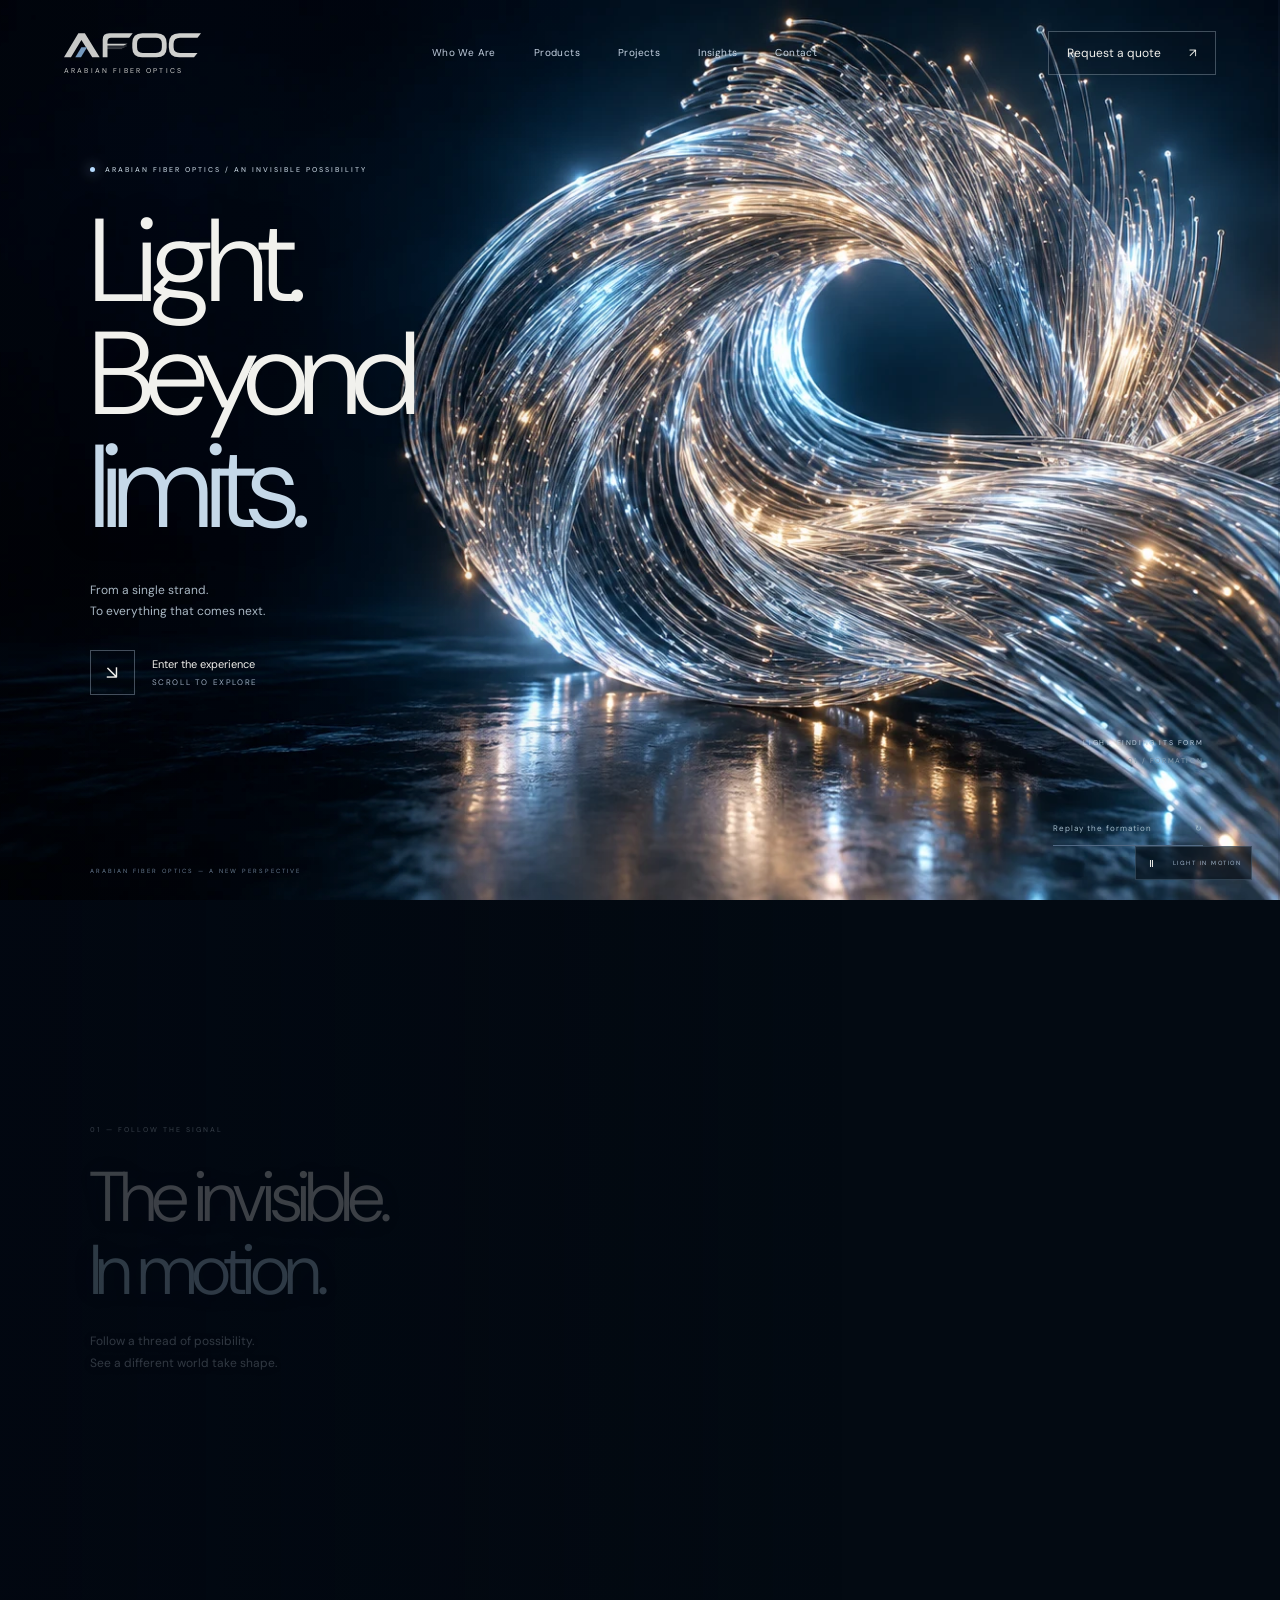
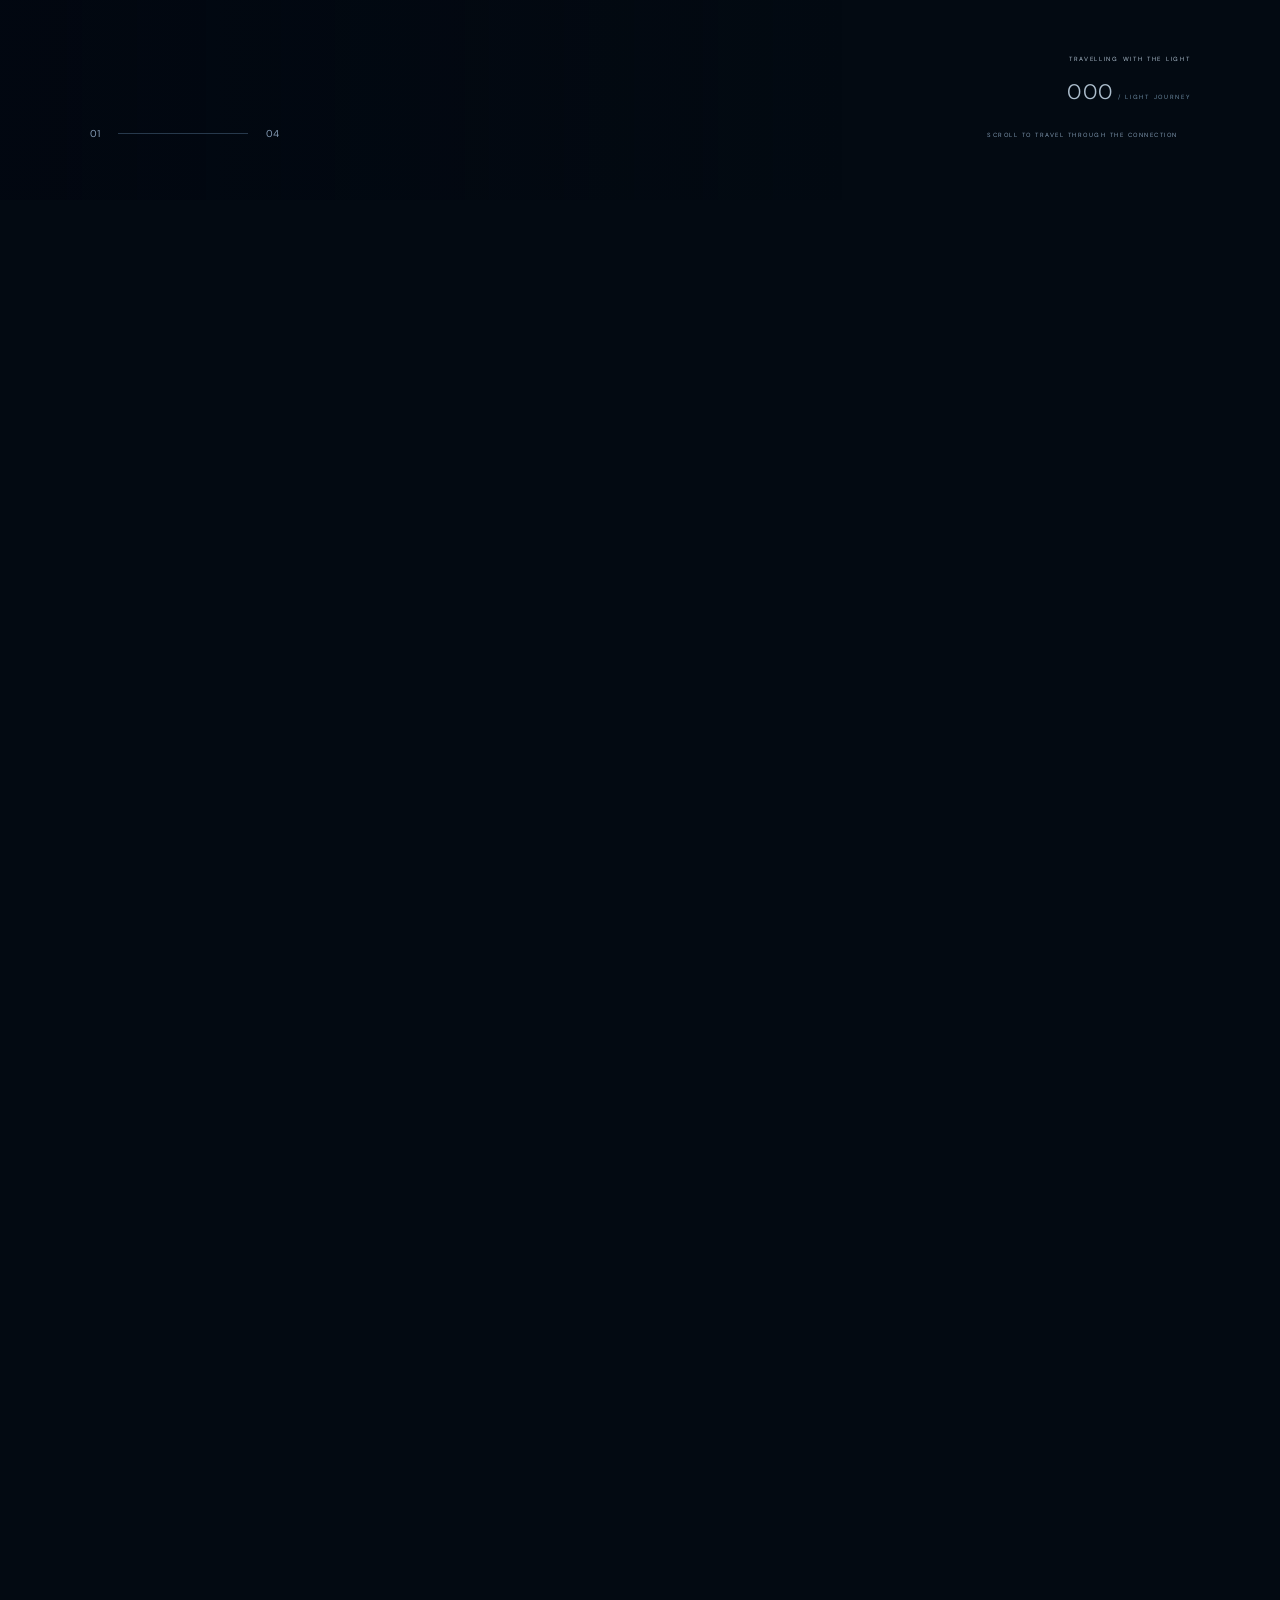
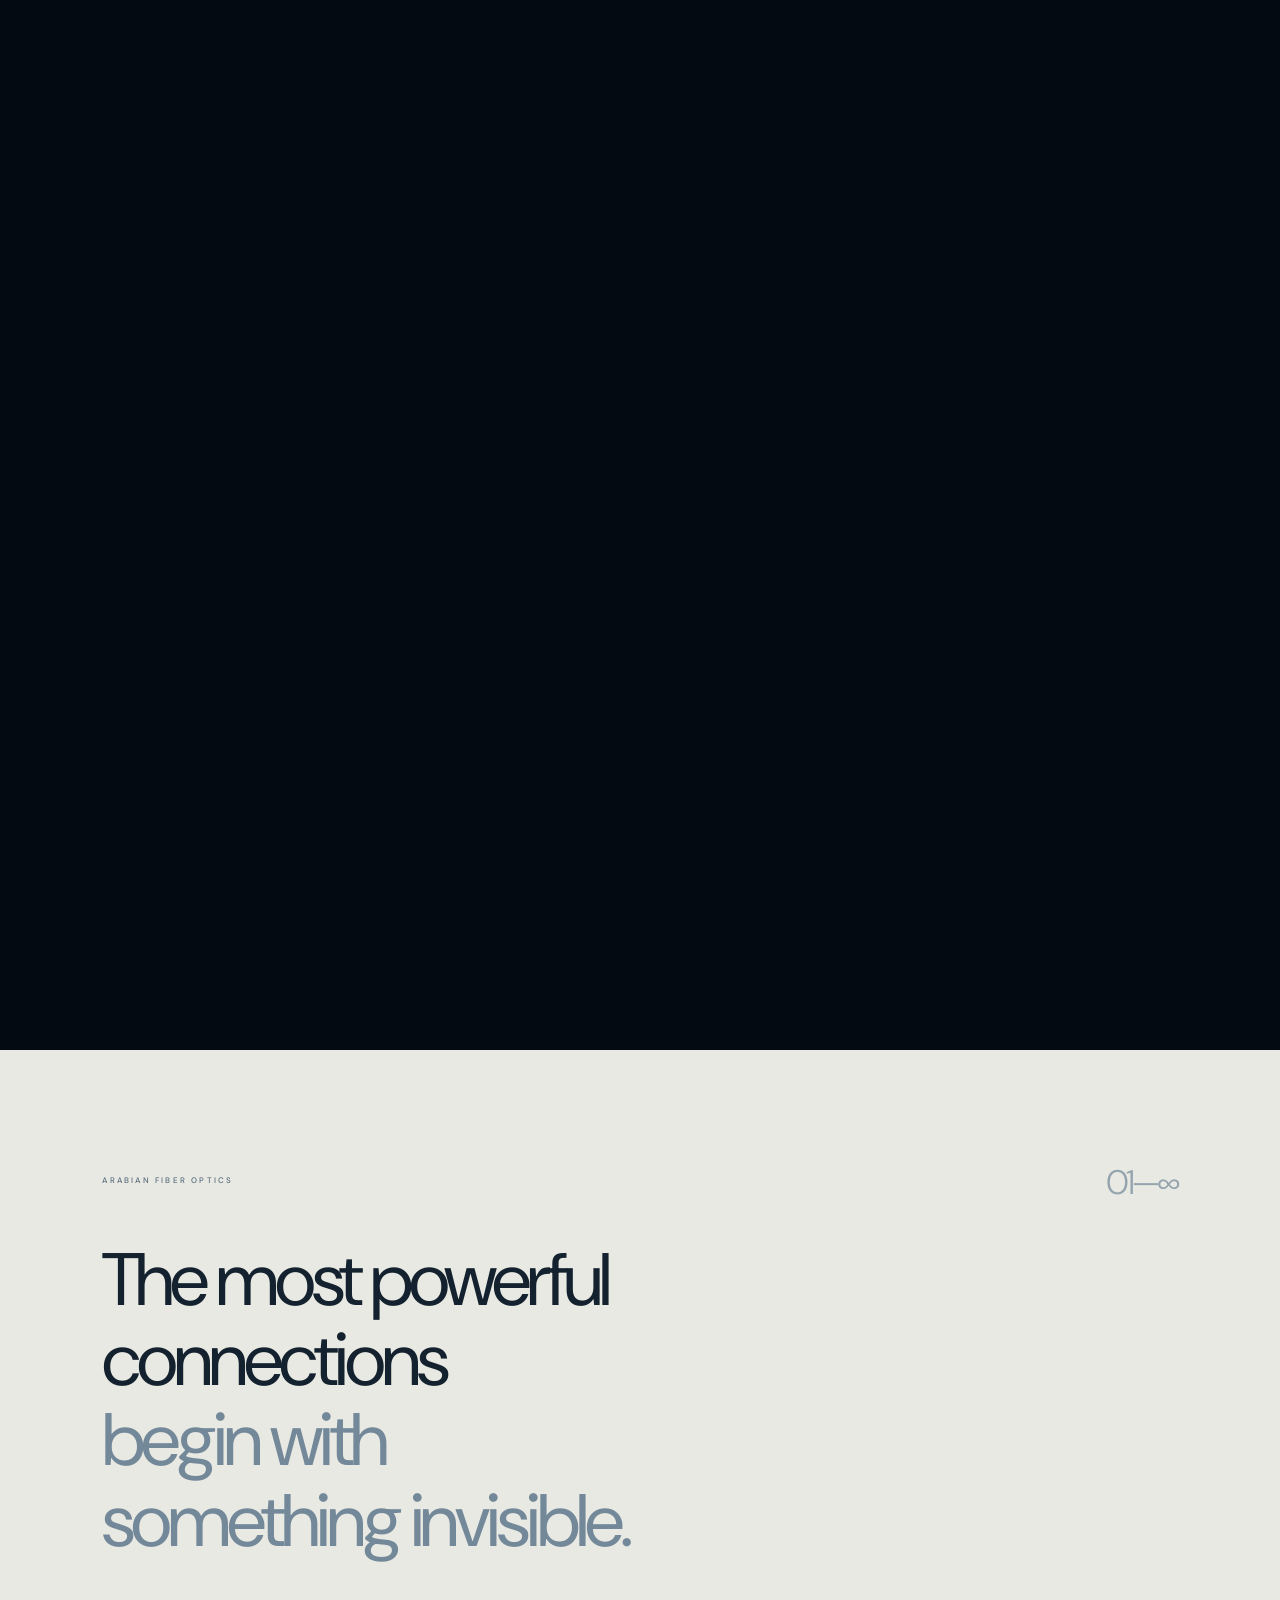
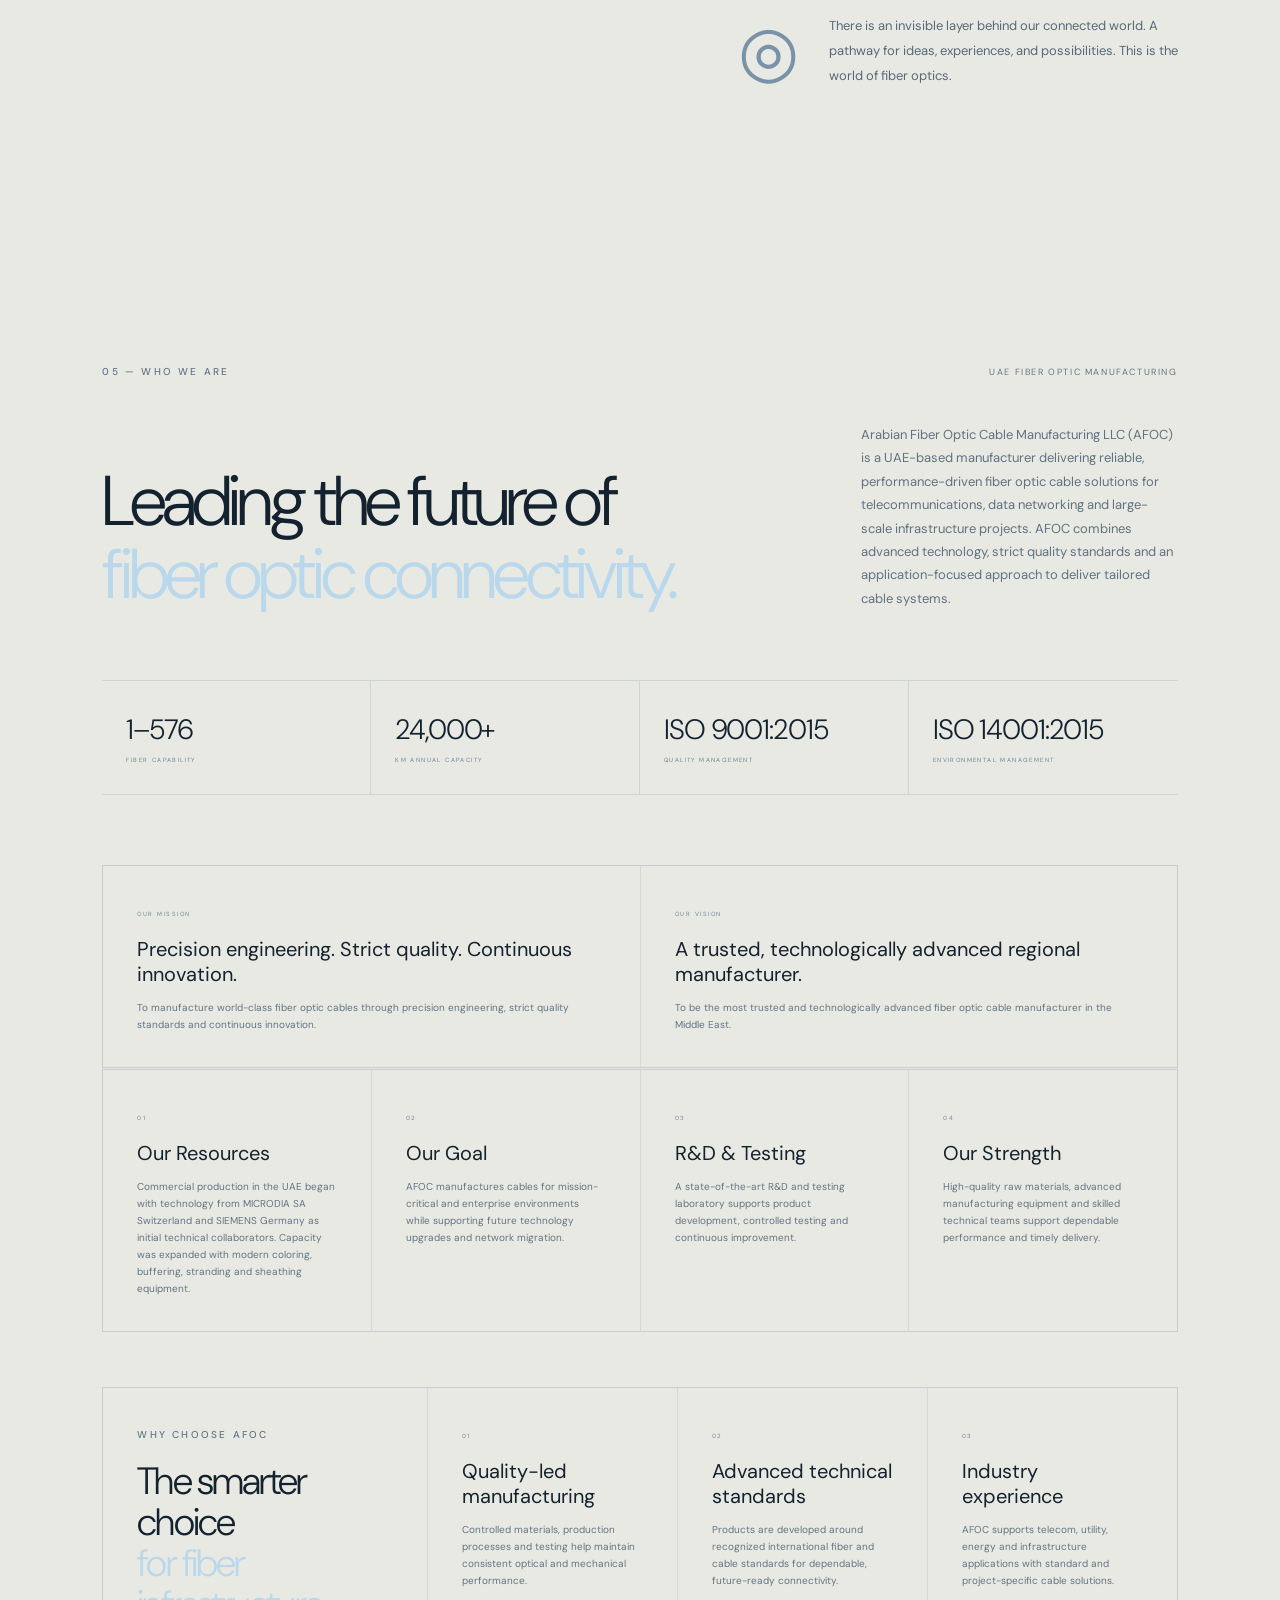
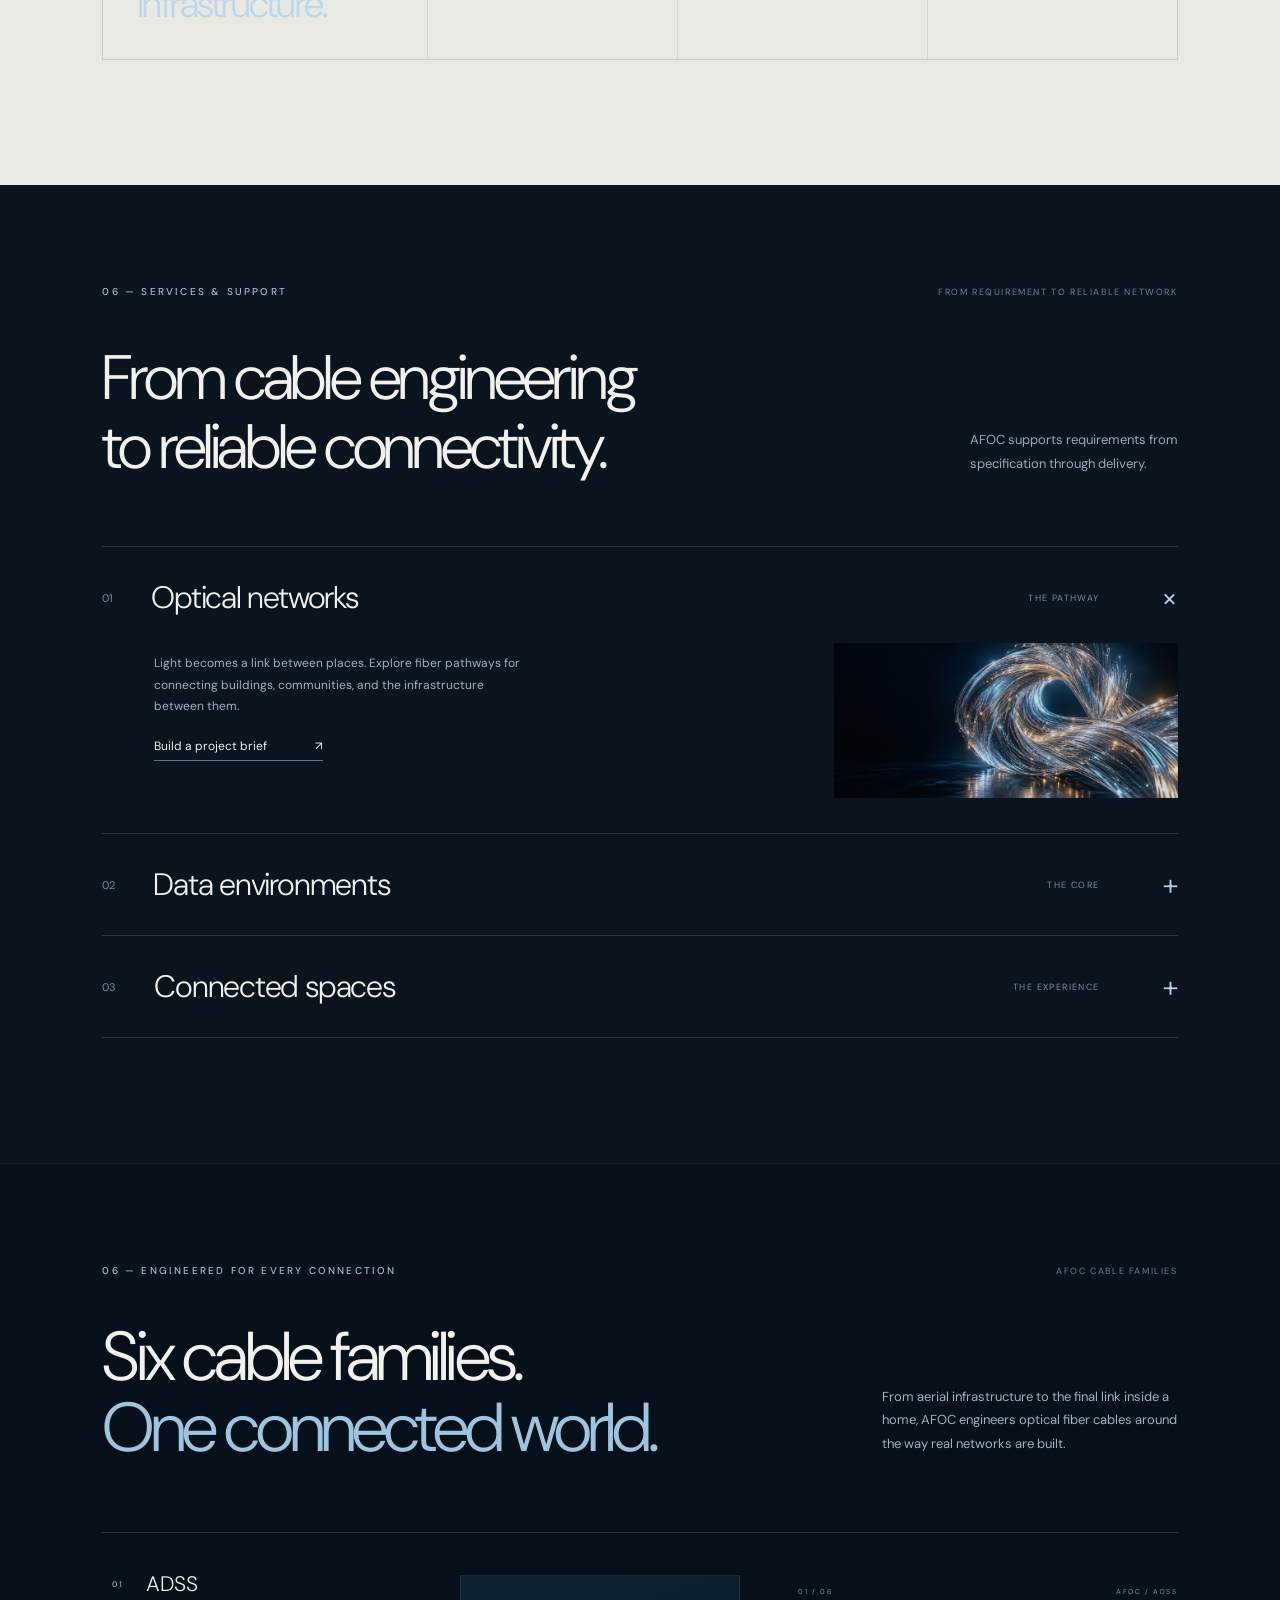
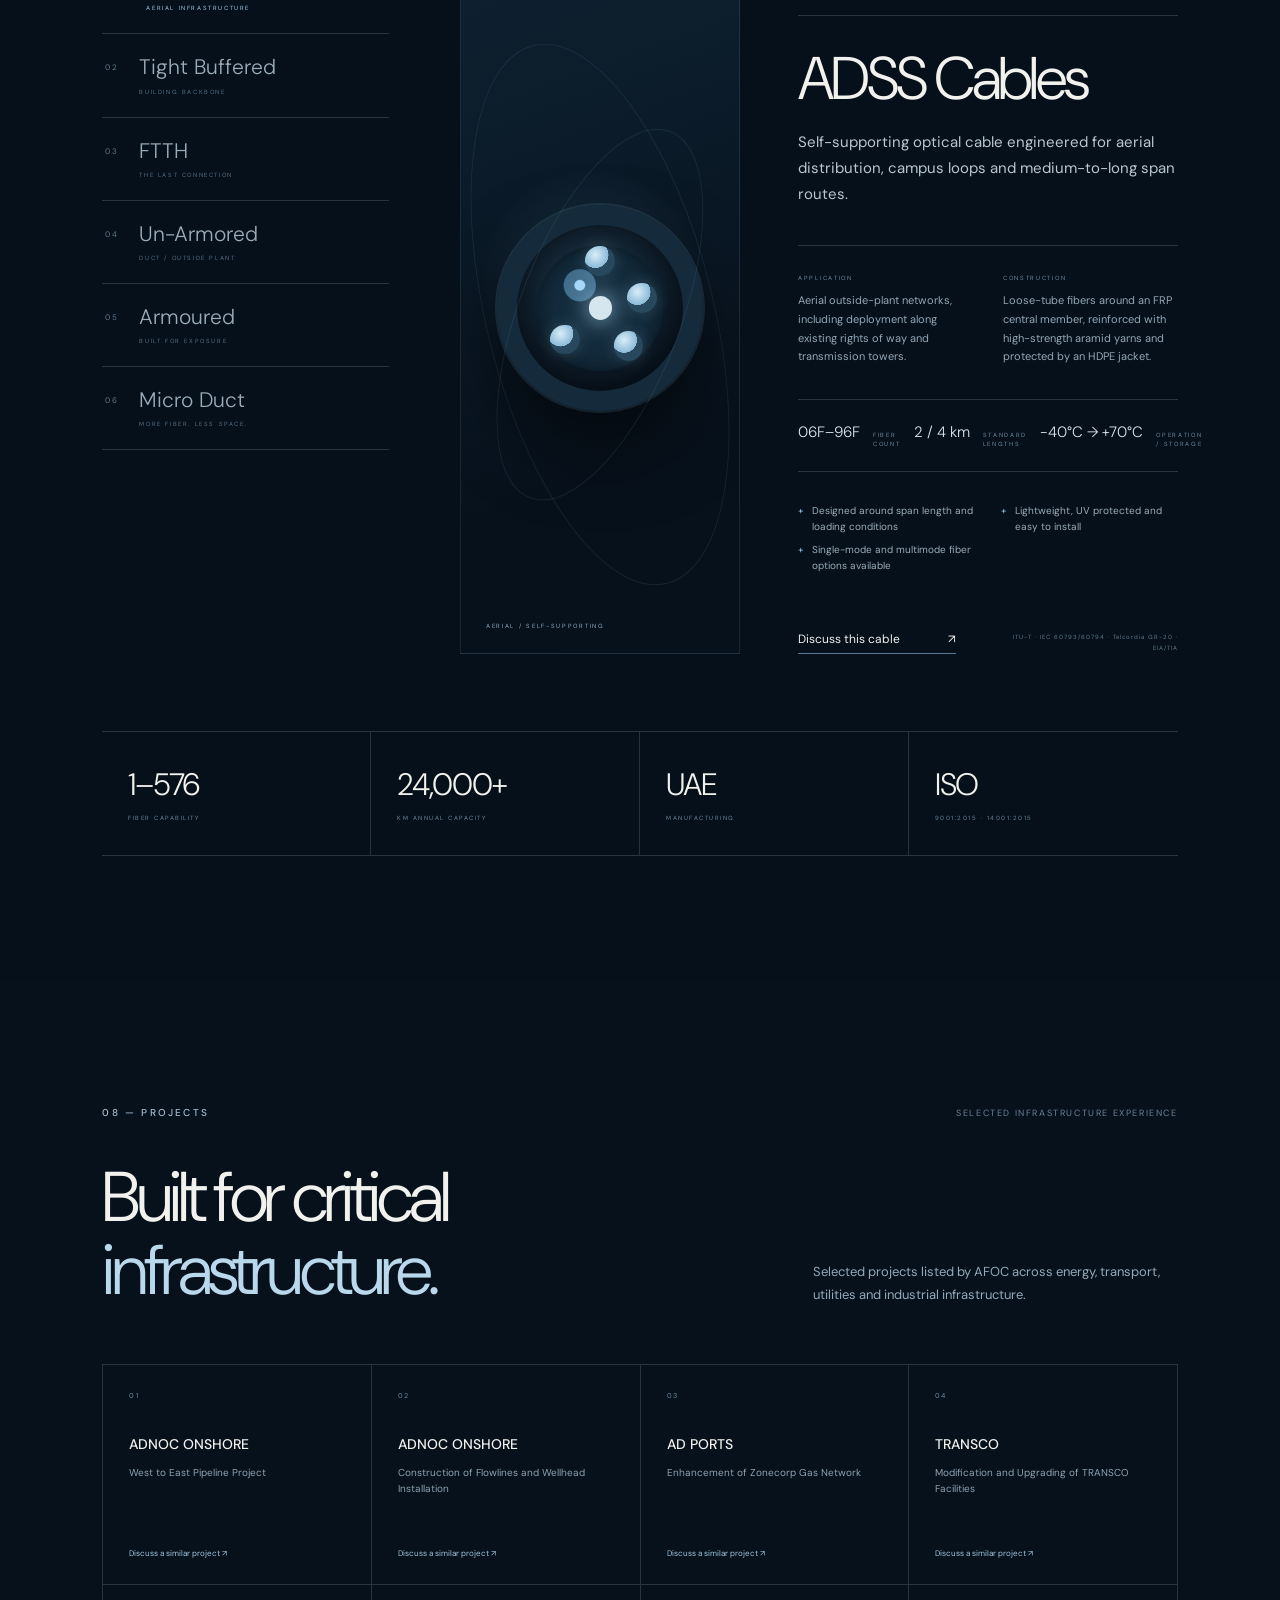
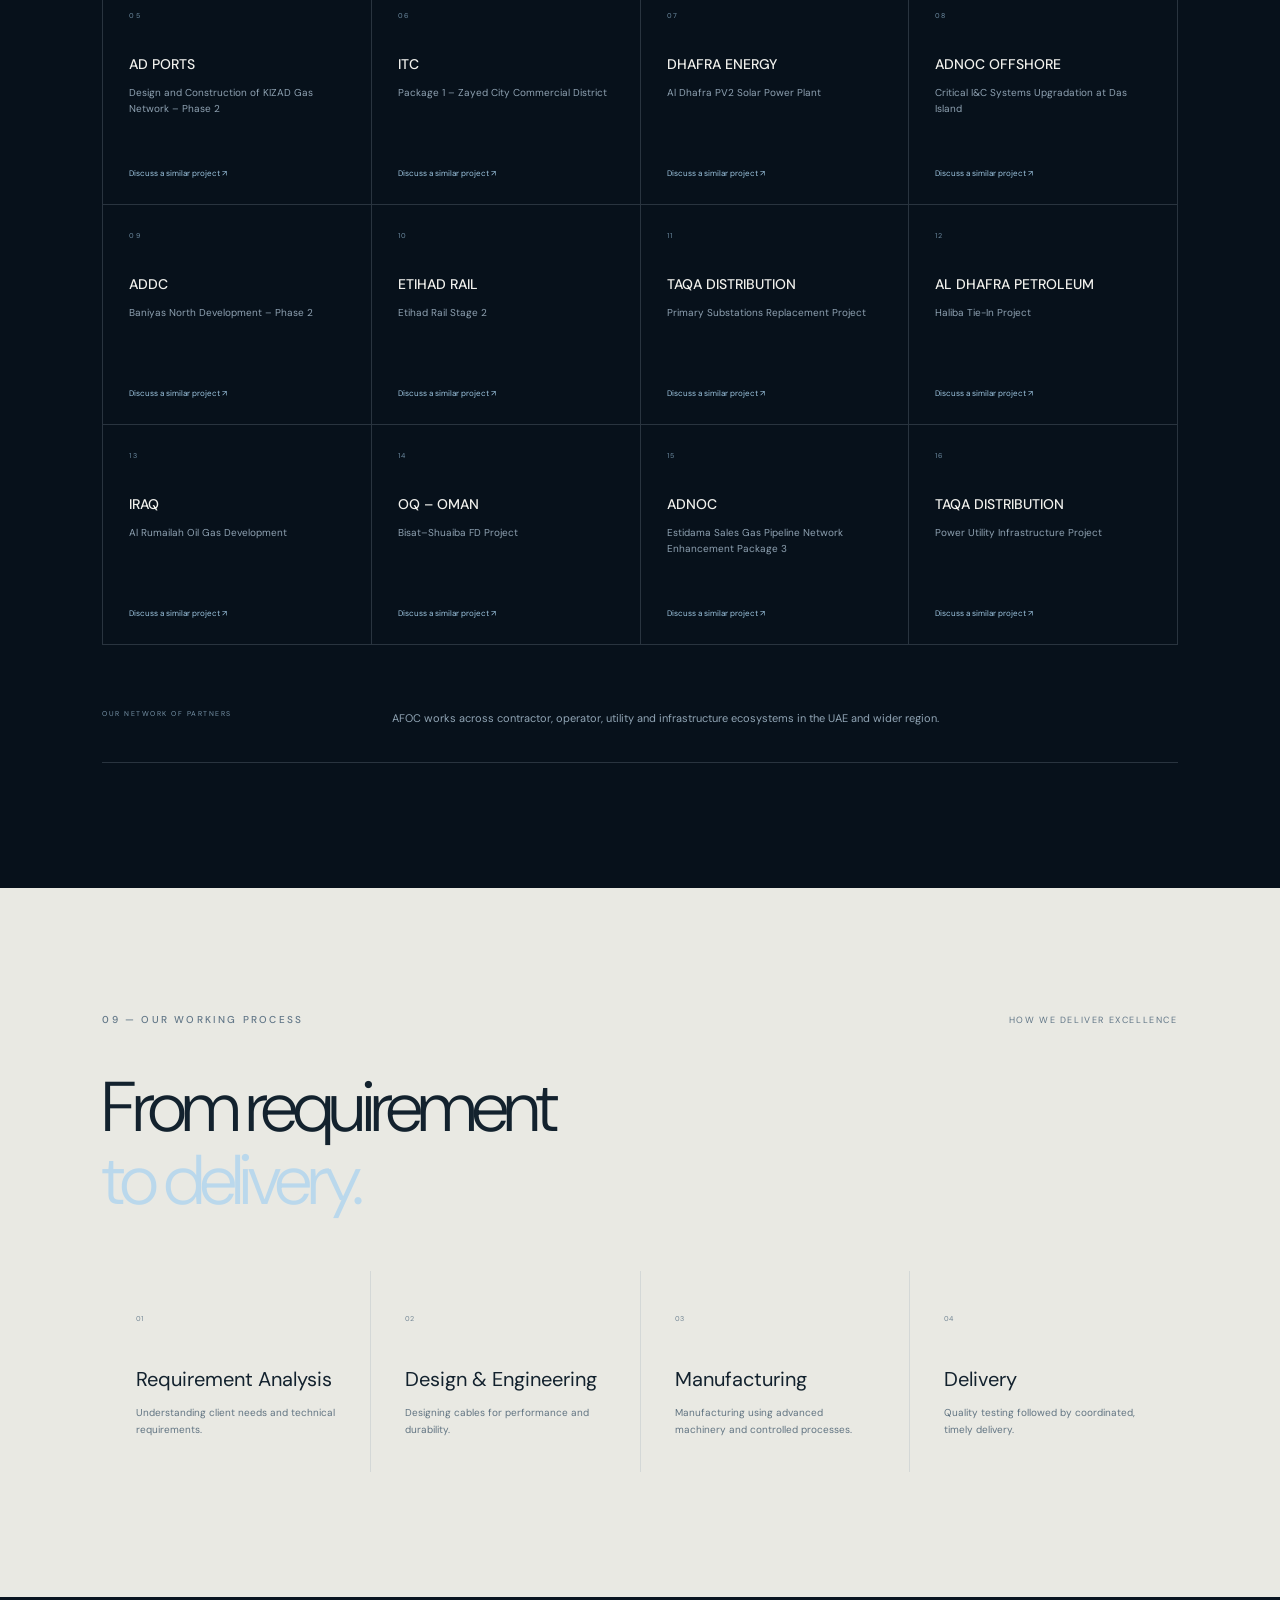
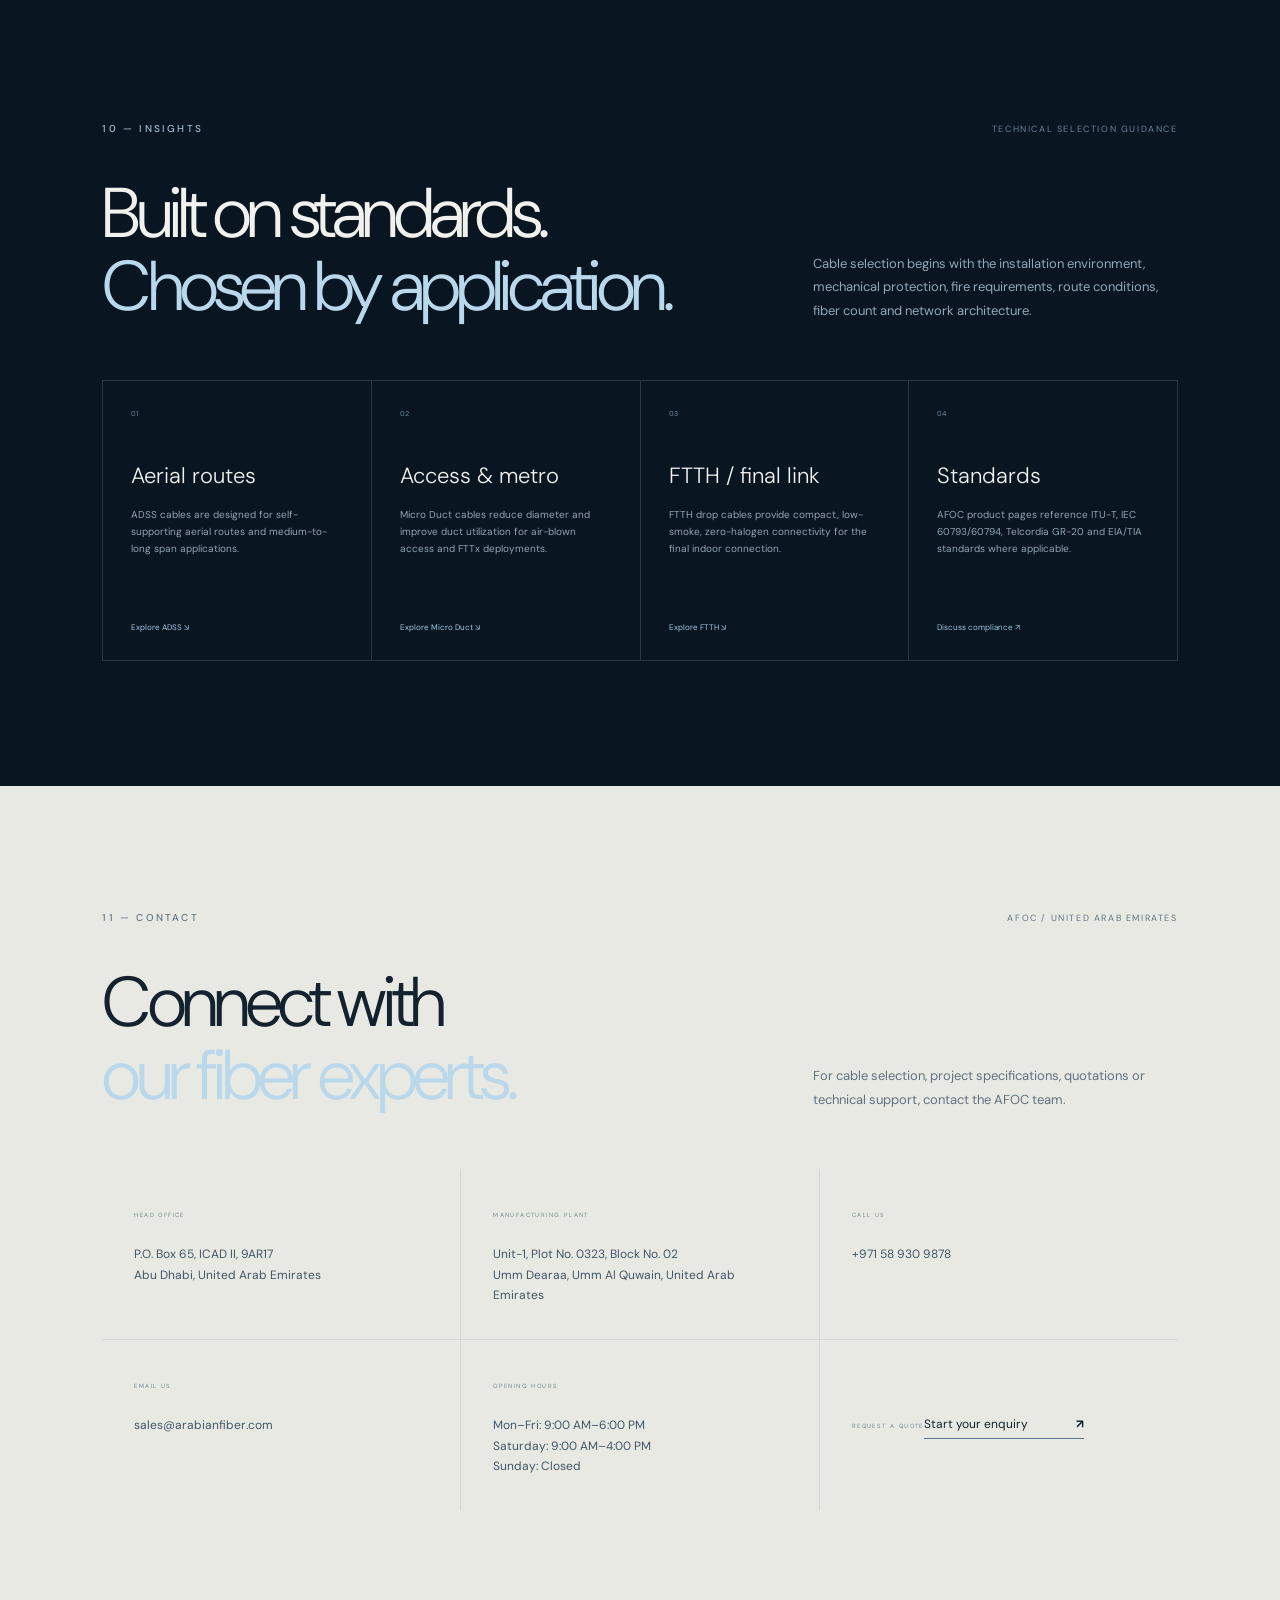
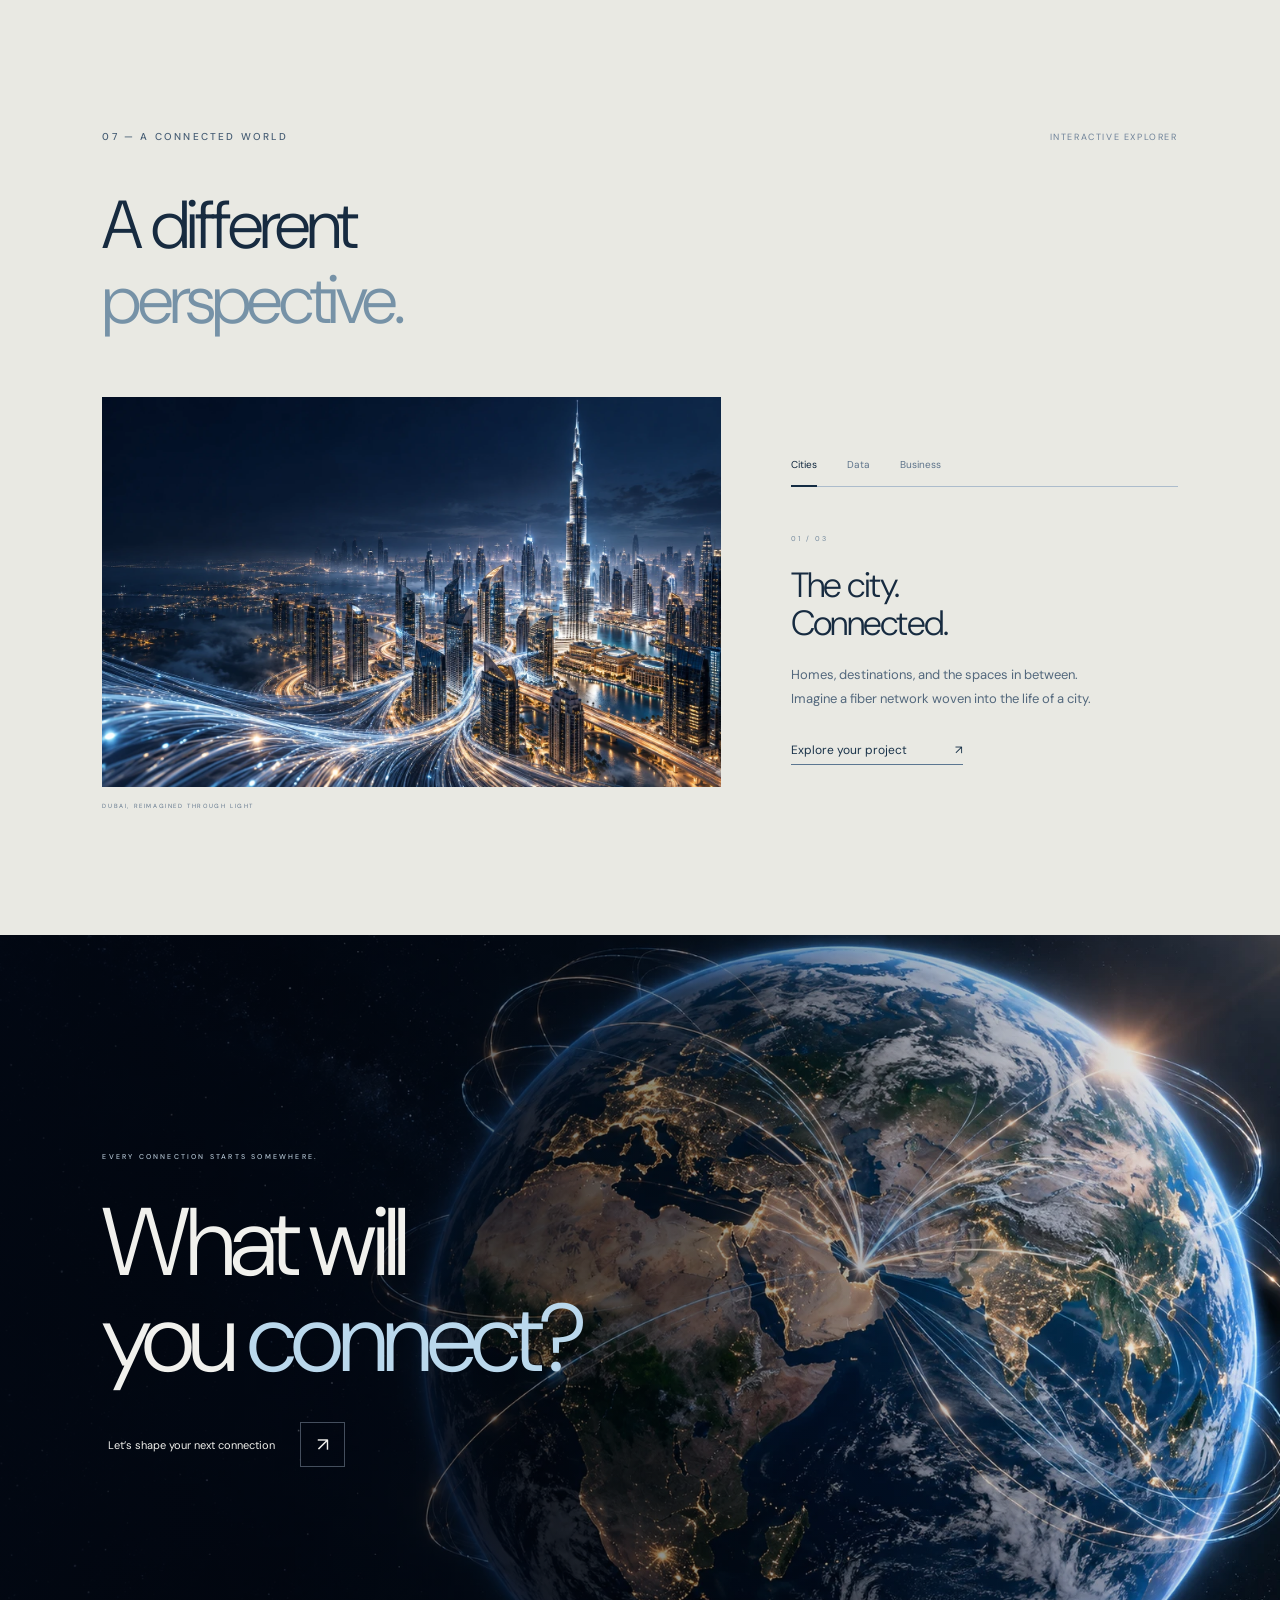
<file: index.html>
<!doctype html>
<html lang="en"><head><meta charset="utf-8"><meta name="viewport" content="width=device-width,initial-scale=1"><meta name="theme-color" content="#050b15"><meta name="description" content="Arabian Fiber Optics. An immersive exploration of the connections that shape our world."><title>AFOC — Connected by light.</title><link rel="icon" href="data:image/svg+xml,%3Csvg xmlns='http://www.w3.org/2000/svg' viewBox='0 0 64 64'%3E%3Crect width='64' height='64' rx='15' fill='%23050b15'/%3E%3Cpath d='M9 48L28 15h8l19 33H44L32 27 20 48' fill='white'/%3E%3Cpath d='M26 48l9-15h9l-9 15' fill='%2395c8fb'/%3E%3C/svg%3E"><link rel="stylesheet" href="style.css?v=6"></head>
<body>
<a class="skip" href="#solutions">Skip to solutions</a><div id="world" aria-hidden="true"><img id="cinema-poster" src="assets/cinematic-hero.webp" alt="" fetchpriority="high"><video id="cinema-film" muted playsinline preload="auto" disablepictureinpicture tabindex="-1"></video></div><div class="grain" aria-hidden="true"></div>
<header><a href="#" class="brand" aria-label="AFOC Arabian Fiber Optics home"><svg viewBox="0 0 315 65" role="img" aria-label="AFOC"><path fill="currentColor" d="M0 55 33 0h15l34 55H65L40 15 16 55Z M89 55V14Q89 0 104 0H158L150 10H108Q100 10 100 19V24H146L137 28H100V55Z M180 0H213Q236 0 236 23V33Q236 55 213 55H180Q157 55 157 33V23Q157 0 180 0M181 10Q168 10 168 23V32Q168 45 181 45H211Q225 45 225 32V23Q225 10 211 10Z M315 0l-8 10h-40q-15 0-15 14v8q0 13 15 13h40l-8 10h-34q-24 0-24-23v-8q0-24 24-24Z" fill-rule="evenodd"/><path fill="#8db8e3" d="m26 55 14-23h13L39 55Z"/><path d="M99 29h45m-45 3h40m-40 3h35" stroke="currentColor" stroke-width=".7"/></svg><span>ARABIAN FIBER OPTICS</span></a><nav aria-label="Main navigation"><a href="who-we-are.html">Who We Are</a><a href="products.html">Products</a><a href="projects.html">Projects</a><a href="insights.html">Insights</a><a href="contact.html">Contact</a></nav><button class="contact-btn" data-brief>Request a quote <span>↗</span></button><button id="menu-toggle" aria-expanded="false" aria-controls="mobile-nav" aria-label="Open navigation"><span></span><span></span></button></header>
<div id="mobile-nav" hidden><a href="#home">Home</a><a href="who-we-are.html">Who We Are</a><a href="products.html">Products</a><a href="projects.html">Projects</a><a href="insights.html">Insights</a><a href="contact.html">Contact</a><button data-brief>Request a quote ↗</button></div>
<main>
<section class="hero" id="home"><div class="hero-eyebrow"><span class="live-dot"></span> ARABIAN FIBER OPTICS / AN INVISIBLE POSSIBILITY</div><h1>Light.<br>Beyond<br><em>limits.</em></h1><div class="hero-bottom"><p>From a single strand.<br>To everything that comes next.</p><a class="round-link" href="#journey"><span class="circle">↘</span><span>Enter the experience<span class="sub-label">SCROLL TO EXPLORE</span></span></a></div><div class="object-note"><span class="cross">+</span> LIGHT, FINDING ITS FORM <i></i><small>01 / FORMATION</small></div><button class="pulse-btn" id="pulse">Replay the formation <span>↻</span></button><span class="edge-label">ARABIAN FIBER OPTICS — A NEW PERSPECTIVE</span></section>
<section class="journey" id="journey" aria-label="The journey of light"><div class="journey-sticky"><div class="chapter-copy" id="chapter-one"><span class="eyebrow">01 — FOLLOW THE SIGNAL</span><h2>The invisible.<br><em>In motion.</em></h2><p>Follow a thread of possibility.<br>See a different world take shape.</p></div><div class="chapter-copy" id="chapter-two"><span class="eyebrow">02 — DUBAI, DRAWN IN LIGHT</span><h2>Light becomes<br><em>a living city.</em></h2><p>From a single thread to an extraordinary skyline.<br>A creative interpretation of Dubai.</p></div><div class="chapter-copy city-copy" id="chapter-three"><span class="eyebrow">03 — BEYOND THE HORIZON</span><h2>One city.<br><em>No boundaries.</em></h2><p>The skyline becomes a point of light.<br>The connection keeps going.</p><button class="city-pulse" id="city-pulse">Illuminate the connection <span>↗</span></button></div><div class="chapter-copy globe-copy" id="chapter-four"><span class="eyebrow">04 — ONE CONNECTED PLANET</span><h2>Possibility.<br><em>Everywhere.</em></h2><p>Across continents. Beyond horizons.<br>Light brings every possibility closer.</p><span class="concept-label">A VISION OF CONNECTIVITY · ILLUSTRATIVE NETWORK</span></div><div class="travel-readout"><span id="travel-stage">ENTERING THE FIBER</span><div class="travel-coordinates"><span id="travel-distance">000</span><small> / LIGHT JOURNEY</small></div></div><div class="chapter-indicator"><span id="chapter-num">01</span><div><i id="chapter-progress"></i></div><span>04</span></div><span class="journey-caption">SCROLL TO TRAVEL THROUGH THE CONNECTION</span></div></section>
<section class="statement section-pad" id="vision"><span class="statement-number" aria-hidden="true">01—∞</span><div class="eyebrow">ARABIAN FIBER OPTICS</div><h2>The most powerful<br>connections<br><span>begin with<br>something invisible.</span></h2><div class="statement-foot"><span class="mini-orbit">◎</span><p>There is an invisible layer behind our connected world. A pathway for ideas, experiences, and possibilities. This is the world of fiber optics.</p></div></section>

<section class="about section-pad" id="about">
  <div class="section-top"><span class="eyebrow">05 — WHO WE ARE</span><span class="small-muted">UAE FIBER OPTIC MANUFACTURING</span></div>
  <div class="about-hero"><h2>Leading the future of<br><em>fiber optic connectivity.</em></h2><p>Arabian Fiber Optic Cable Manufacturing LLC (AFOC) is a UAE-based manufacturer delivering reliable, performance-driven fiber optic cable solutions for telecommunications, data networking and large-scale infrastructure projects. AFOC combines advanced technology, strict quality standards and an application-focused approach to deliver tailored cable systems.</p></div>
  <div class="about-stats"><div><strong>1–576</strong><span>FIBER CAPABILITY</span></div><div><strong>24,000+</strong><span>KM ANNUAL CAPACITY</span></div><div><strong>ISO 9001:2015</strong><span>QUALITY MANAGEMENT</span></div><div><strong>ISO 14001:2015</strong><span>ENVIRONMENTAL MANAGEMENT</span></div></div>
  <div class="mission-grid"><article><span>OUR MISSION</span><h3>Precision engineering. Strict quality. Continuous innovation.</h3><p>To manufacture world-class fiber optic cables through precision engineering, strict quality standards and continuous innovation.</p></article><article><span>OUR VISION</span><h3>A trusted, technologically advanced regional manufacturer.</h3><p>To be the most trusted and technologically advanced fiber optic cable manufacturer in the Middle East.</p></article></div>
  <div class="company-pillars">
    <article><span>01</span><h3>Our Resources</h3><p>Commercial production in the UAE began with technology from MICRODIA SA Switzerland and SIEMENS Germany as initial technical collaborators. Capacity was expanded with modern coloring, buffering, stranding and sheathing equipment.</p></article>
    <article><span>02</span><h3>Our Goal</h3><p>AFOC manufactures cables for mission-critical and enterprise environments while supporting future technology upgrades and network migration.</p></article>
    <article><span>03</span><h3>R&amp;D &amp; Testing</h3><p>A state-of-the-art R&amp;D and testing laboratory supports product development, controlled testing and continuous improvement.</p></article>
    <article><span>04</span><h3>Our Strength</h3><p>High-quality raw materials, advanced manufacturing equipment and skilled technical teams support dependable performance and timely delivery.</p></article>
  </div>
  <div class="why-grid"><div class="why-title"><span class="eyebrow">WHY CHOOSE AFOC</span><h2>The smarter choice<br><em>for fiber infrastructure.</em></h2></div><article><span>01</span><h3>Quality-led manufacturing</h3><p>Controlled materials, production processes and testing help maintain consistent optical and mechanical performance.</p></article><article><span>02</span><h3>Advanced technical standards</h3><p>Products are developed around recognized international fiber and cable standards for dependable, future-ready connectivity.</p></article><article><span>03</span><h3>Industry experience</h3><p>AFOC supports telecom, utility, energy and infrastructure applications with standard and project-specific cable solutions.</p></article></div>
</section>
<section class="solutions section-pad" id="solutions"><div class="section-top"><span class="eyebrow">06 — SERVICES & SUPPORT</span><span class="small-muted">FROM REQUIREMENT TO RELIABLE NETWORK</span></div><div class="section-title"><h2>From cable engineering<br>to reliable connectivity.</h2><p>AFOC supports requirements from<br>specification through delivery.</p></div><div class="solution-list">
<details class="solution" open><summary><span class="solution-num">01</span><h3>Optical networks</h3><span class="solution-tag">THE PATHWAY</span><span class="toggle">+</span></summary><div class="solution-body"><p>Light becomes a link between places. Explore fiber pathways for connecting buildings, communities, and the infrastructure between them.</p><div class="solution-visual fibers" aria-hidden="true"><i></i><i></i><i></i><i></i><i></i><i></i><i></i><i></i></div><button class="text-link" data-topic="Optical networks" data-brief>Build a project brief <span>↗</span></button></div></details>
<details class="solution"><summary><span class="solution-num">02</span><h3>Data environments</h3><span class="solution-tag">THE CORE</span><span class="toggle">+</span></summary><div class="solution-body"><p>Every digital experience has a physical foundation. Explore how fiber connections fit into data centers and the environments that keep information moving.</p><div class="solution-visual racks" aria-hidden="true"><i></i><i></i><i></i><i></i><i></i></div><button class="text-link" data-topic="Data environments" data-brief>Build a project brief <span>↗</span></button></div></details>
<details class="solution"><summary><span class="solution-num">03</span><h3>Connected spaces</h3><span class="solution-tag">THE EXPERIENCE</span><span class="toggle">+</span></summary><div class="solution-body"><p>From a workplace to an entire campus, connectivity shapes how a space works. Explore a fiber backbone around the people and places it connects.</p><div class="solution-visual nodes" aria-hidden="true"><i></i><i></i><i></i><i></i><i></i></div><button class="text-link" data-topic="Connected spaces" data-brief>Build a project brief <span>↗</span></button></div></details>
</div></section>
<section class="products section-pad" id="products"><div class="section-top"><span class="eyebrow">06 — ENGINEERED FOR EVERY CONNECTION</span><span class="small-muted">AFOC CABLE FAMILIES</span></div><div class="products-intro"><h2>Six cable families.<br><em>One connected world.</em></h2><p>From aerial infrastructure to the final link inside a home, AFOC engineers optical fiber cables around the way real networks are built.</p></div><div class="product-explorer"><div class="product-tabs" role="tablist" aria-label="AFOC cable families"><button class="product-tab is-active" role="tab" aria-selected="true" data-product="0"><span>01</span><strong>ADSS</strong><small>AERIAL INFRASTRUCTURE</small></button><button class="product-tab" role="tab" aria-selected="false" data-product="1"><span>02</span><strong>Tight Buffered</strong><small>BUILDING BACKBONE</small></button><button class="product-tab" role="tab" aria-selected="false" data-product="2"><span>03</span><strong>FTTH</strong><small>THE LAST CONNECTION</small></button><button class="product-tab" role="tab" aria-selected="false" data-product="3"><span>04</span><strong>Un-Armored</strong><small>DUCT / OUTSIDE PLANT</small></button><button class="product-tab" role="tab" aria-selected="false" data-product="4"><span>05</span><strong>Armoured</strong><small>BUILT FOR EXPOSURE</small></button><button class="product-tab" role="tab" aria-selected="false" data-product="5"><span>06</span><strong>Micro Duct</strong><small>MORE FIBER. LESS SPACE.</small></button></div><article class="product-panel" id="product-panel" role="tabpanel"><div class="product-art" aria-hidden="true"><div class="cable-orbit"><i></i><i></i><i></i><i></i><b></b></div><span class="product-art-label" id="product-art-label">AERIAL / SELF-SUPPORTING</span></div><div class="product-content"><div class="product-kicker"><span id="product-index">01 / 06</span><span id="product-code">AFOC / ADSS</span></div><h3 id="product-title">ADSS Cables</h3><p class="product-lead" id="product-lead">Self-supporting optical cable engineered for aerial distribution, campus loops and medium-to-long span routes.</p><div class="product-meta"><div><span>APPLICATION</span><p id="product-application">Aerial outside-plant networks, including deployment along existing rights of way and transmission towers.</p></div><div><span>CONSTRUCTION</span><p id="product-construction">Loose-tube fibers around an FRP central member, reinforced with high-strength aramid yarns and protected by an HDPE jacket.</p></div></div><div class="product-specs"><span id="product-fibers">06F–96F</span><small>FIBER COUNT</small><span id="product-length">2 / 4 km</span><small>STANDARD LENGTHS</small><span id="product-temp">−40°C → +70°C</span><small>OPERATION / STORAGE</small></div><ul id="product-features"><li>Designed around span length and loading conditions</li><li>Lightweight, UV protected and easy to install</li><li>Single-mode and multimode fiber options available</li></ul><div class="product-actions"><button class="text-link" id="product-brief" data-brief data-topic="ADSS Cables">Discuss this cable <span>↗</span></button><span class="standards" id="product-standards">ITU-T · IEC 60793/60794 · Telcordia GR-20 · EIA/TIA</span></div></div></article></div><div class="capability-band"><div><strong>1–576</strong><span>FIBER CAPABILITY</span></div><div><strong>24,000+</strong><span>KM ANNUAL CAPACITY</span></div><div><strong>UAE</strong><span>MANUFACTURING</span></div><div><strong>ISO</strong><span>9001:2015 · 14001:2015</span></div></div></section>

<section class="projects section-pad" id="projects">
  <div class="section-top"><span class="eyebrow">08 — PROJECTS</span><span class="small-muted">SELECTED INFRASTRUCTURE EXPERIENCE</span></div>
  <div class="projects-head"><h2>Built for critical<br><em>infrastructure.</em></h2><p>Selected projects listed by AFOC across energy, transport, utilities and industrial infrastructure.</p></div>
  <div class="project-grid">
    <article tabindex="0"><span>01</span><strong>ADNOC ONSHORE</strong><p>West to East Pipeline Project</p><button class="project-cta" data-brief data-topic="ADNOC ONSHORE — West to East Pipeline Project">Discuss a similar project ↗</button></article><article tabindex="0"><span>02</span><strong>ADNOC ONSHORE</strong><p>Construction of Flowlines and Wellhead Installation</p><button class="project-cta" data-brief data-topic="ADNOC ONSHORE — Construction of Flowlines and Wellhead Installation">Discuss a similar project ↗</button></article><article tabindex="0"><span>03</span><strong>AD PORTS</strong><p>Enhancement of Zonecorp Gas Network</p><button class="project-cta" data-brief data-topic="AD PORTS — Enhancement of Zonecorp Gas Network">Discuss a similar project ↗</button></article><article tabindex="0"><span>04</span><strong>TRANSCO</strong><p>Modification and Upgrading of TRANSCO Facilities</p><button class="project-cta" data-brief data-topic="TRANSCO — Modification and Upgrading of TRANSCO Facilities">Discuss a similar project ↗</button></article><article tabindex="0"><span>05</span><strong>AD PORTS</strong><p>Design and Construction of KIZAD Gas Network – Phase 2</p><button class="project-cta" data-brief data-topic="AD PORTS — Design and Construction of KIZAD Gas Network – Phase 2">Discuss a similar project ↗</button></article><article tabindex="0"><span>06</span><strong>ITC</strong><p>Package 1 – Zayed City Commercial District</p><button class="project-cta" data-brief data-topic="ITC — Package 1 – Zayed City Commercial District">Discuss a similar project ↗</button></article><article tabindex="0"><span>07</span><strong>DHAFRA ENERGY</strong><p>Al Dhafra PV2 Solar Power Plant</p><button class="project-cta" data-brief data-topic="DHAFRA ENERGY — Al Dhafra PV2 Solar Power Plant">Discuss a similar project ↗</button></article><article tabindex="0"><span>08</span><strong>ADNOC OFFSHORE</strong><p>Critical I&C Systems Upgradation at Das Island</p><button class="project-cta" data-brief data-topic="ADNOC OFFSHORE — Critical I&C Systems Upgradation at Das Island">Discuss a similar project ↗</button></article><article tabindex="0"><span>09</span><strong>ADDC</strong><p>Baniyas North Development – Phase 2</p><button class="project-cta" data-brief data-topic="ADDC — Baniyas North Development – Phase 2">Discuss a similar project ↗</button></article><article tabindex="0"><span>10</span><strong>ETIHAD RAIL</strong><p>Etihad Rail Stage 2</p><button class="project-cta" data-brief data-topic="ETIHAD RAIL — Etihad Rail Stage 2">Discuss a similar project ↗</button></article><article tabindex="0"><span>11</span><strong>TAQA DISTRIBUTION</strong><p>Primary Substations Replacement Project</p><button class="project-cta" data-brief data-topic="TAQA DISTRIBUTION — Primary Substations Replacement Project">Discuss a similar project ↗</button></article><article tabindex="0"><span>12</span><strong>AL DHAFRA PETROLEUM</strong><p>Haliba Tie-In Project</p><button class="project-cta" data-brief data-topic="AL DHAFRA PETROLEUM — Haliba Tie-In Project">Discuss a similar project ↗</button></article><article tabindex="0"><span>13</span><strong>IRAQ</strong><p>Al Rumailah Oil Gas Development</p><button class="project-cta" data-brief data-topic="IRAQ — Al Rumailah Oil Gas Development">Discuss a similar project ↗</button></article><article tabindex="0"><span>14</span><strong>OQ – OMAN</strong><p>Bisat–Shuaiba FD Project</p><button class="project-cta" data-brief data-topic="OQ – OMAN — Bisat–Shuaiba FD Project">Discuss a similar project ↗</button></article><article tabindex="0"><span>15</span><strong>ADNOC</strong><p>Estidama Sales Gas Pipeline Network Enhancement Package 3</p><button class="project-cta" data-brief data-topic="ADNOC — Estidama Sales Gas Pipeline Network Enhancement Package 3">Discuss a similar project ↗</button></article><article tabindex="0"><span>16</span><strong>TAQA DISTRIBUTION</strong><p>Power Utility Infrastructure Project</p><button class="project-cta" data-brief data-topic="TAQA DISTRIBUTION — Power Utility Infrastructure Project">Discuss a similar project ↗</button></article>
  </div>
  <div class="partners-strip"><span>OUR NETWORK OF PARTNERS</span><p>AFOC works across contractor, operator, utility and infrastructure ecosystems in the UAE and wider region.</p></div>
</section>
<section class="process section-pad" id="process">
  <div class="section-top"><span class="eyebrow">09 — OUR WORKING PROCESS</span><span class="small-muted">HOW WE DELIVER EXCELLENCE</span></div>
  <h2>From requirement<br><em>to delivery.</em></h2>
  <div class="process-grid"><article><span>01</span><h3>Requirement Analysis</h3><p>Understanding client needs and technical requirements.</p></article><article><span>02</span><h3>Design &amp; Engineering</h3><p>Designing cables for performance and durability.</p></article><article><span>03</span><h3>Manufacturing</h3><p>Manufacturing using advanced machinery and controlled processes.</p></article><article><span>04</span><h3>Delivery</h3><p>Quality testing followed by coordinated, timely delivery.</p></article></div>
</section>
<section class="insights section-pad" id="insights">
  <div class="section-top"><span class="eyebrow">10 — INSIGHTS</span><span class="small-muted">TECHNICAL SELECTION GUIDANCE</span></div>
  <div class="insights-head"><h2>Built on standards.<br><em>Chosen by application.</em></h2><p>Cable selection begins with the installation environment, mechanical protection, fire requirements, route conditions, fiber count and network architecture.</p></div>
  <div class="insight-grid"><a href="products.html" data-product-jump="0"><span>01</span><h3>Aerial routes</h3><p>ADSS cables are designed for self-supporting aerial routes and medium-to-long span applications.</p><b>Explore ADSS ↘</b></a><a href="products.html" data-product-jump="5"><span>02</span><h3>Access &amp; metro</h3><p>Micro Duct cables reduce diameter and improve duct utilization for air-blown access and FTTx deployments.</p><b>Explore Micro Duct ↘</b></a><a href="products.html" data-product-jump="2"><span>03</span><h3>FTTH / final link</h3><p>FTTH drop cables provide compact, low-smoke, zero-halogen connectivity for the final indoor connection.</p><b>Explore FTTH ↘</b></a><article><span>04</span><h3>Standards</h3><p>AFOC product pages reference ITU-T, IEC 60793/60794, Telcordia GR-20 and EIA/TIA standards where applicable.</p><button class="project-cta" data-brief data-topic="Standards and compliance">Discuss compliance ↗</button></article></div>
</section>
<section class="contact section-pad" id="contact">
  <div class="section-top"><span class="eyebrow">11 — CONTACT</span><span class="small-muted">AFOC / UNITED ARAB EMIRATES</span></div>
  <div class="contact-head"><h2>Connect with<br><em>our fiber experts.</em></h2><p>For cable selection, project specifications, quotations or technical support, contact the AFOC team.</p></div>
  <div class="contact-grid"><article><span>HEAD OFFICE</span><p>P.O. Box 65, ICAD II, 9AR17<br>Abu Dhabi, United Arab Emirates</p></article><article><span>MANUFACTURING PLANT</span><p>Unit-1, Plot No. 0323, Block No. 02<br>Umm Dearaa, Umm Al Quwain, United Arab Emirates</p></article><article><span>CALL US</span><a href="tel:+971589309878">+971 58 930 9878</a></article><article><span>EMAIL US</span><a href="mailto:sales@arabianfiber.com">sales@arabianfiber.com</a></article><article><span>OPENING HOURS</span><p>Mon–Fri: 9:00 AM–6:00 PM<br>Saturday: 9:00 AM–4:00 PM<br>Sunday: Closed</p></article><article class="contact-action"><span>REQUEST A QUOTE</span><button class="text-link" data-brief>Start your enquiry <b>↗</b></button></article></div>
</section>
<section class="applications section-pad" id="applications"><div class="section-top"><span class="eyebrow">07 — A CONNECTED WORLD</span><span class="small-muted">INTERACTIVE EXPLORER</span></div><h2>A different<br><em>perspective.</em></h2><div class="application-stage"><div class="map-art"><img class="application-photo" src="assets/cinematic-dubai.webp" loading="lazy" alt="Creative nighttime visualization of Dubai connected by luminous optical fibers"><span class="map-note">DUBAI, REIMAGINED THROUGH LIGHT</span><svg class="legacy-map-targets" aria-hidden="true"><circle id="map-marker"/><circle class="marker-halo"/></svg></div><div class="application-info"><div class="app-tabs" role="tablist" aria-label="Connection environments"><button role="tab" id="tab-cities" aria-selected="true" aria-controls="app-panel" data-app="0">Cities</button><button role="tab" id="tab-data" aria-selected="false" aria-controls="app-panel" data-app="1" tabindex="-1">Data</button><button role="tab" id="tab-business" aria-selected="false" aria-controls="app-panel" data-app="2" tabindex="-1">Business</button></div><div id="app-panel" role="tabpanel" aria-labelledby="tab-cities"><span class="app-number" id="app-num">01 / 03</span><h3 id="app-title">The city.<br>Connected.</h3><p id="app-copy">Homes, destinations, and the spaces in between. Imagine a fiber network woven into the life of a city.</p><button class="text-link" data-brief id="app-brief" data-topic="City connectivity">Explore your project <span>↗</span></button></div></div></div></section>
<section class="closing section-pad" id="connect"><span class="eyebrow">EVERY CONNECTION STARTS SOMEWHERE.</span><h2>What will<br>you <em>connect?</em></h2><button class="closing-cta" data-brief><span>Let’s shape your next connection</span><span class="circle">↗</span></button><div class="closing-line" aria-hidden="true"></div></section>
</main>
<footer class="site-footer"><div class="footer-brand"><a href="#home">AFOC <span>ARABIAN FIBER OPTICS</span></a><p>Arabian Fiber Optic Cable Manufacturing LLC<br>United Arab Emirates</p></div><div class="footer-links"><div><span>SITEMAP</span><a href="who-we-are.html">Who We Are</a><a href="products.html">Products</a><a href="projects.html">Projects</a><a href="insights.html">Insights</a><a href="contact.html">Contact</a></div><div><span>PRODUCTS</span><a href="products.html" data-product-jump="5">Micro Duct Cables</a><a href="products.html" data-product-jump="4">Armoured Cables</a><a href="products.html" data-product-jump="3">Un-Armored Cables</a><a href="products.html" data-product-jump="2">FTTH Cables</a><a href="products.html" data-product-jump="1">Tight Buffered Cables</a><a href="products.html" data-product-jump="0">ADSS Cables</a></div><div><span>CONTACT</span><a href="tel:+971589309878">+971 58 930 9878</a><a href="mailto:sales@arabianfiber.com">sales@arabianfiber.com</a><a href="#home">Back to top ↑</a></div></div></footer>
<div class="experience-controls"><button id="motion" aria-pressed="false" aria-label="Pause animation">Ⅱ</button><span>LIGHT IN MOTION</span></div><div class="scroll-track" aria-hidden="true"><i id="page-progress"></i></div>
<dialog id="brief-dialog"><button class="dialog-close" aria-label="Close project brief">×</button><span class="eyebrow">LET’S CONNECT</span><h2>A bright idea<br>starts here.</h2><p class="dialog-intro">Outline your requirements and send them to the AFOC sales team using your email application.</p><form id="brief-form"><label>Your name<input required name="name" autocomplete="name" placeholder="Full name" maxlength="120"></label><label>Work email<input required type="email" name="email" autocomplete="email" placeholder="you@company.com" maxlength="200"></label><label>Project focus<select name="focus" id="focus"><option>Optical networks</option><option>Data environments</option><option>Connected spaces</option><option>ADSS Cables</option><option>Tight Buffered Cables</option><option>FTTH Cables</option><option>Un-Armored Cables</option><option>Armoured Cables</option><option>Micro Duct Cables</option><option>City connectivity</option><option>Business connectivity</option><option>Other / let’s explore</option></select></label><label>Tell us about the connection<textarea required name="message" rows="3" placeholder="Location, scope, timeline, and what you have in mind…" maxlength="4000"></textarea></label><button type="submit" class="download-brief">Email project enquiry <span>↗</span></button><p id="form-status" role="status"></p></form></dialog>
<script src="app.js?v=6"></script><script src="cinema.js?v=5"></script></body></html>
</file>
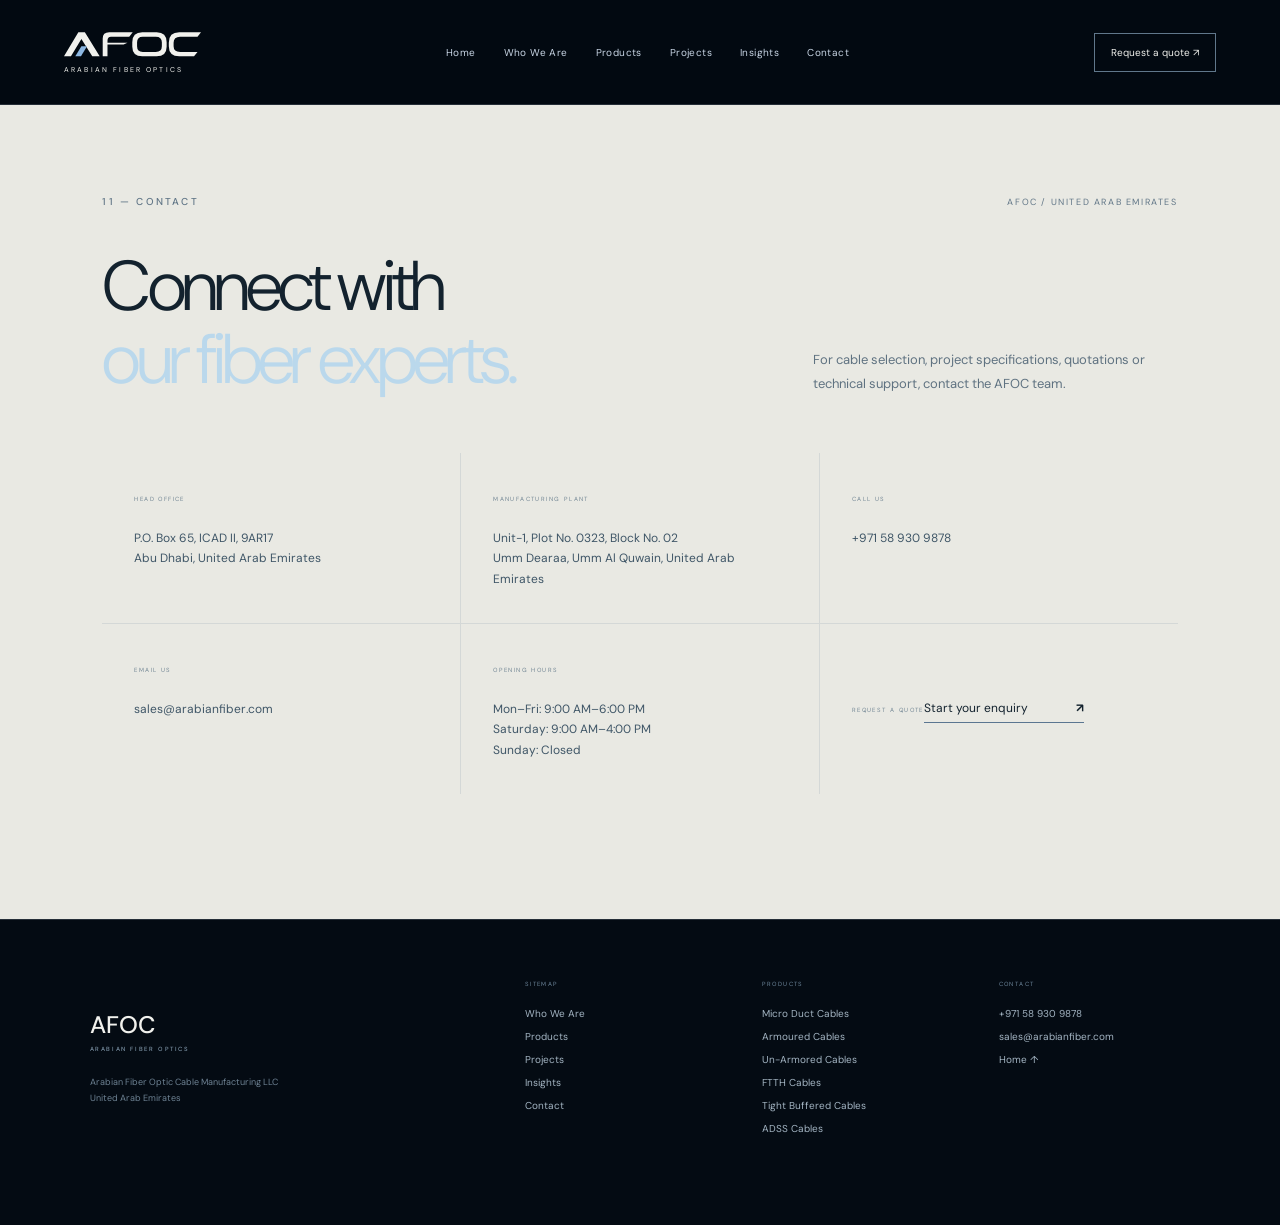
<file: contact.html>
<!doctype html><html lang="en"><head><meta charset="utf-8"><meta name="viewport" content="width=device-width,initial-scale=1"><meta name="theme-color" content="#050b15"><meta name="description" content="Contact AFOC for fiber optic cable selection, quotations, project specifications and technical support."><title>Contact — AFOC</title><link rel="stylesheet" href="style.css?v=9"></head><body class="subpage-body"><header class="subpage-header"><a href="index.html" class="brand" aria-label="AFOC home"><svg viewBox="0 0 315 65" role="img" aria-label="AFOC"><path fill="currentColor" d="M0 55 33 0h15l34 55H65L40 15 16 55Z M89 55V14Q89 0 104 0H158L150 10H108Q100 10 100 19V24H146L137 28H100V55Z M180 0H213Q236 0 236 23V33Q236 55 213 55H180Q157 55 157 33V23Q157 0 180 0M181 10Q168 10 168 23V32Q168 45 181 45H211Q225 45 225 32V23Q225 10 211 10Z M315 0l-8 10h-40q-15 0-15 14v8q0 13 15 13h40l-8 10h-34q-24 0-24-23v-8q0-24 24-24Z" fill-rule="evenodd"/><path fill="#8db8e3" d="m26 55 14-23h13L39 55Z"/></svg><span>ARABIAN FIBER OPTICS</span></a><nav class="sub-nav" aria-label="Main navigation">
<a href="index.html">Home</a>
<a href="who-we-are.html">Who We Are</a>
<a href="products.html">Products</a>
<a href="projects.html">Projects</a>
<a href="insights.html">Insights</a>
<a href="contact.html">Contact</a>
</nav><a class="sub-contact" href="contact.html">Request a quote ↗</a></header><main class="subpage-main"><section class="contact section-pad" id="contact">
  <div class="section-top"><span class="eyebrow">11 — CONTACT</span><span class="small-muted">AFOC / UNITED ARAB EMIRATES</span></div>
  <div class="contact-head"><h2>Connect with<br><em>our fiber experts.</em></h2><p>For cable selection, project specifications, quotations or technical support, contact the AFOC team.</p></div>
  <div class="contact-grid"><article><span>HEAD OFFICE</span><p>P.O. Box 65, ICAD II, 9AR17<br>Abu Dhabi, United Arab Emirates</p></article><article><span>MANUFACTURING PLANT</span><p>Unit-1, Plot No. 0323, Block No. 02<br>Umm Dearaa, Umm Al Quwain, United Arab Emirates</p></article><article><span>CALL US</span><a href="tel:+971589309878">+971 58 930 9878</a></article><article><span>EMAIL US</span><a href="mailto:sales@arabianfiber.com">sales@arabianfiber.com</a></article><article><span>OPENING HOURS</span><p>Mon–Fri: 9:00 AM–6:00 PM<br>Saturday: 9:00 AM–4:00 PM<br>Sunday: Closed</p></article><article class="contact-action"><span>REQUEST A QUOTE</span><button class="text-link" data-mail>Start your enquiry <b>↗</b></button></article></div>
</section></main><footer class="site-footer"><div class="footer-brand"><a href="index.html">AFOC <span>ARABIAN FIBER OPTICS</span></a><p>Arabian Fiber Optic Cable Manufacturing LLC<br>United Arab Emirates</p></div><div class="footer-links"><div><span>SITEMAP</span><a href="who-we-are.html">Who We Are</a><a href="products.html">Products</a><a href="projects.html">Projects</a><a href="insights.html">Insights</a><a href="contact.html">Contact</a></div><div><span>PRODUCTS</span><a href="products.html">Micro Duct Cables</a><a href="products.html">Armoured Cables</a><a href="products.html">Un-Armored Cables</a><a href="products.html">FTTH Cables</a><a href="products.html">Tight Buffered Cables</a><a href="products.html">ADSS Cables</a></div><div><span>CONTACT</span><a href="tel:+971589309878">+971 58 930 9878</a><a href="mailto:sales@arabianfiber.com">sales@arabianfiber.com</a><a href="index.html">Home ↑</a></div></div></footer><script src="subpages.js?v=1"></script></body></html>
</file>
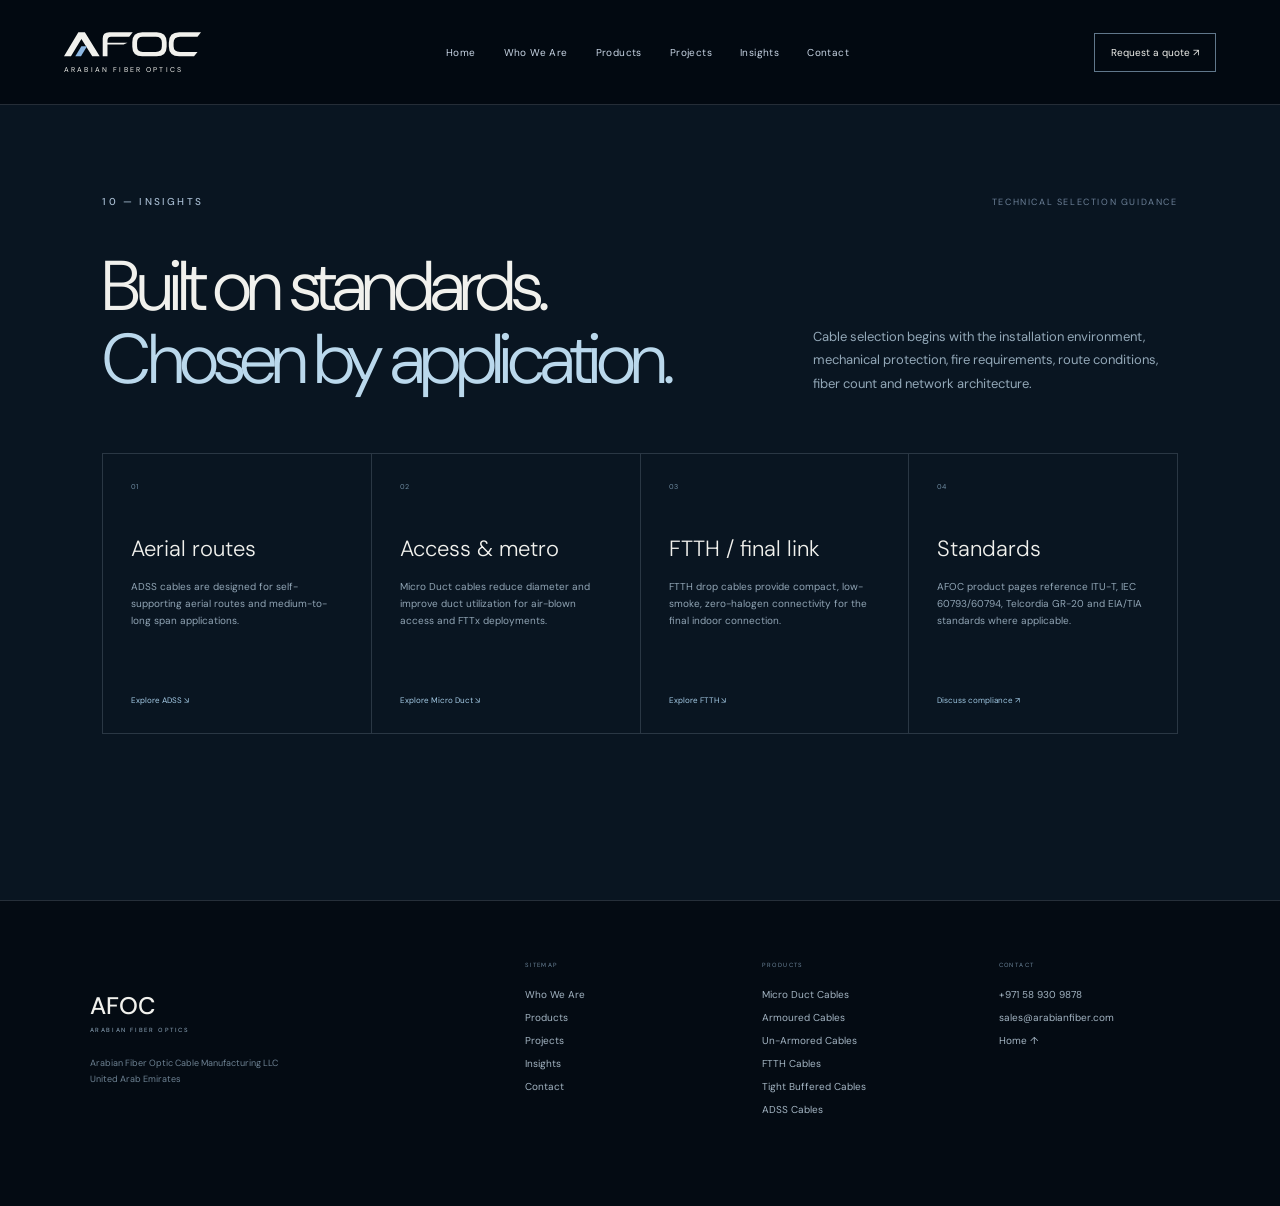
<file: insights.html>
<!doctype html><html lang="en"><head><meta charset="utf-8"><meta name="viewport" content="width=device-width,initial-scale=1"><meta name="theme-color" content="#050b15"><meta name="description" content="Technical selection guidance and standards for AFOC fiber optic cable applications."><title>Insights — AFOC</title><link rel="stylesheet" href="style.css?v=9"></head><body class="subpage-body"><header class="subpage-header"><a href="index.html" class="brand" aria-label="AFOC home"><svg viewBox="0 0 315 65" role="img" aria-label="AFOC"><path fill="currentColor" d="M0 55 33 0h15l34 55H65L40 15 16 55Z M89 55V14Q89 0 104 0H158L150 10H108Q100 10 100 19V24H146L137 28H100V55Z M180 0H213Q236 0 236 23V33Q236 55 213 55H180Q157 55 157 33V23Q157 0 180 0M181 10Q168 10 168 23V32Q168 45 181 45H211Q225 45 225 32V23Q225 10 211 10Z M315 0l-8 10h-40q-15 0-15 14v8q0 13 15 13h40l-8 10h-34q-24 0-24-23v-8q0-24 24-24Z" fill-rule="evenodd"/><path fill="#8db8e3" d="m26 55 14-23h13L39 55Z"/></svg><span>ARABIAN FIBER OPTICS</span></a><nav class="sub-nav" aria-label="Main navigation">
<a href="index.html">Home</a>
<a href="who-we-are.html">Who We Are</a>
<a href="products.html">Products</a>
<a href="projects.html">Projects</a>
<a href="insights.html">Insights</a>
<a href="contact.html">Contact</a>
</nav><a class="sub-contact" href="contact.html">Request a quote ↗</a></header><main class="subpage-main"><section class="insights section-pad" id="insights">
  <div class="section-top"><span class="eyebrow">10 — INSIGHTS</span><span class="small-muted">TECHNICAL SELECTION GUIDANCE</span></div>
  <div class="insights-head"><h2>Built on standards.<br><em>Chosen by application.</em></h2><p>Cable selection begins with the installation environment, mechanical protection, fire requirements, route conditions, fiber count and network architecture.</p></div>
  <div class="insight-grid"><a href="#products" data-product-jump="0"><span>01</span><h3>Aerial routes</h3><p>ADSS cables are designed for self-supporting aerial routes and medium-to-long span applications.</p><b>Explore ADSS ↘</b></a><a href="#products" data-product-jump="5"><span>02</span><h3>Access &amp; metro</h3><p>Micro Duct cables reduce diameter and improve duct utilization for air-blown access and FTTx deployments.</p><b>Explore Micro Duct ↘</b></a><a href="#products" data-product-jump="2"><span>03</span><h3>FTTH / final link</h3><p>FTTH drop cables provide compact, low-smoke, zero-halogen connectivity for the final indoor connection.</p><b>Explore FTTH ↘</b></a><article><span>04</span><h3>Standards</h3><p>AFOC product pages reference ITU-T, IEC 60793/60794, Telcordia GR-20 and EIA/TIA standards where applicable.</p><a class="project-cta" data-mail data-topic="Standards and compliance">Discuss compliance ↗</a></article></div>
</section></main><footer class="site-footer"><div class="footer-brand"><a href="index.html">AFOC <span>ARABIAN FIBER OPTICS</span></a><p>Arabian Fiber Optic Cable Manufacturing LLC<br>United Arab Emirates</p></div><div class="footer-links"><div><span>SITEMAP</span><a href="who-we-are.html">Who We Are</a><a href="products.html">Products</a><a href="projects.html">Projects</a><a href="insights.html">Insights</a><a href="contact.html">Contact</a></div><div><span>PRODUCTS</span><a href="products.html">Micro Duct Cables</a><a href="products.html">Armoured Cables</a><a href="products.html">Un-Armored Cables</a><a href="products.html">FTTH Cables</a><a href="products.html">Tight Buffered Cables</a><a href="products.html">ADSS Cables</a></div><div><span>CONTACT</span><a href="tel:+971589309878">+971 58 930 9878</a><a href="mailto:sales@arabianfiber.com">sales@arabianfiber.com</a><a href="index.html">Home ↑</a></div></div></footer><script src="subpages.js?v=1"></script></body></html>
</file>
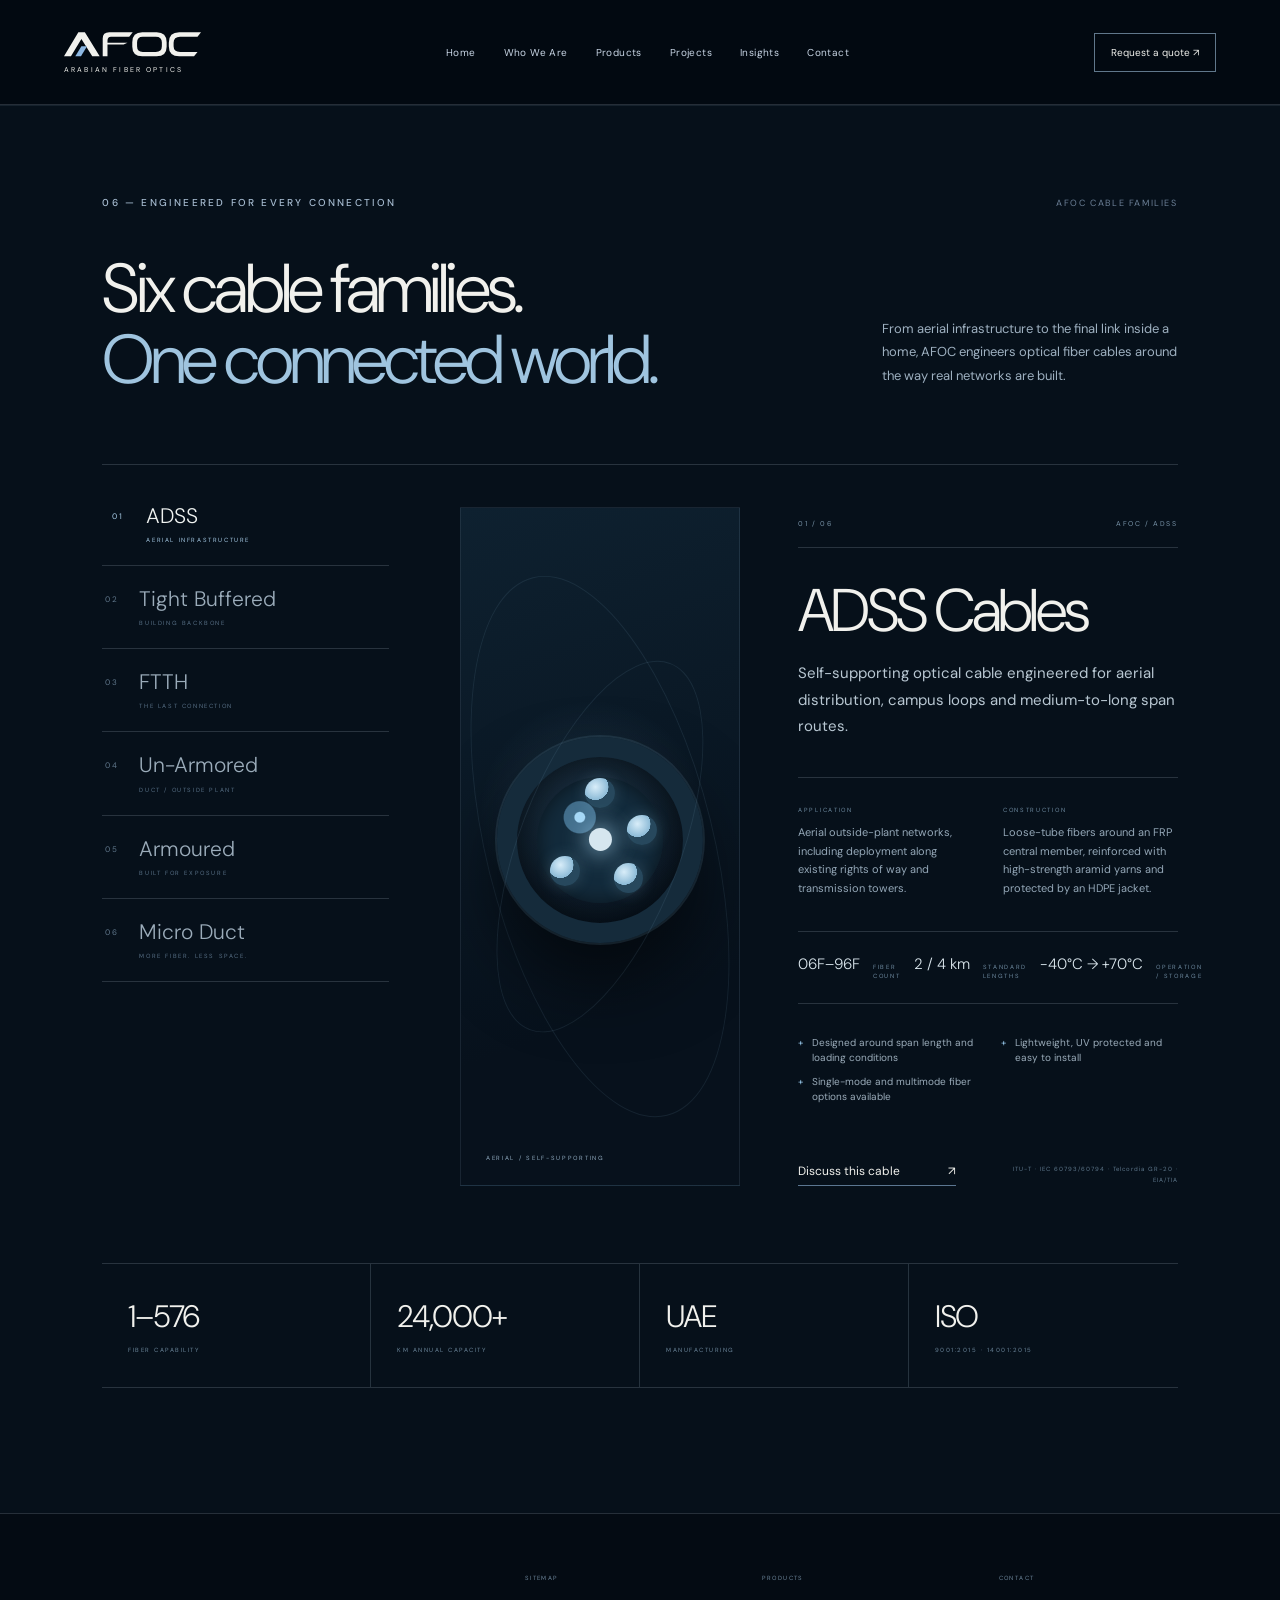
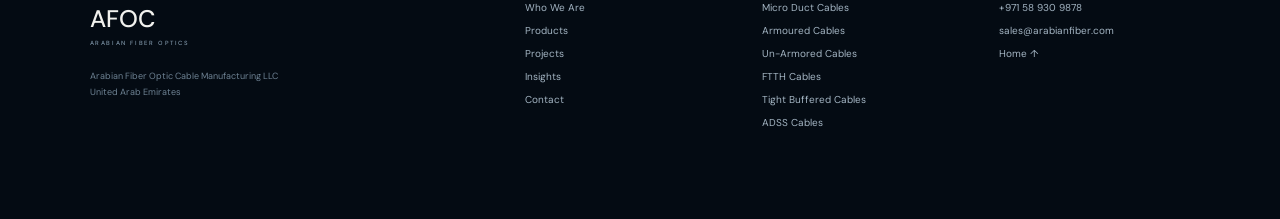
<file: products.html>
<!doctype html><html lang="en"><head><meta charset="utf-8"><meta name="viewport" content="width=device-width,initial-scale=1"><meta name="theme-color" content="#050b15"><meta name="description" content="Explore AFOC optical fiber cable families including ADSS, Tight Buffered, FTTH, Un-Armored, Armoured and Micro Duct cables."><title>Products — AFOC</title><link rel="stylesheet" href="style.css?v=9"></head><body class="subpage-body"><header class="subpage-header"><a href="index.html" class="brand" aria-label="AFOC home"><svg viewBox="0 0 315 65" role="img" aria-label="AFOC"><path fill="currentColor" d="M0 55 33 0h15l34 55H65L40 15 16 55Z M89 55V14Q89 0 104 0H158L150 10H108Q100 10 100 19V24H146L137 28H100V55Z M180 0H213Q236 0 236 23V33Q236 55 213 55H180Q157 55 157 33V23Q157 0 180 0M181 10Q168 10 168 23V32Q168 45 181 45H211Q225 45 225 32V23Q225 10 211 10Z M315 0l-8 10h-40q-15 0-15 14v8q0 13 15 13h40l-8 10h-34q-24 0-24-23v-8q0-24 24-24Z" fill-rule="evenodd"/><path fill="#8db8e3" d="m26 55 14-23h13L39 55Z"/></svg><span>ARABIAN FIBER OPTICS</span></a><nav class="sub-nav" aria-label="Main navigation">
<a href="index.html">Home</a>
<a href="who-we-are.html">Who We Are</a>
<a href="products.html">Products</a>
<a href="projects.html">Projects</a>
<a href="insights.html">Insights</a>
<a href="contact.html">Contact</a>
</nav><a class="sub-contact" href="contact.html">Request a quote ↗</a></header><main class="subpage-main"><section class="products section-pad" id="products"><div class="section-top"><span class="eyebrow">06 — ENGINEERED FOR EVERY CONNECTION</span><span class="small-muted">AFOC CABLE FAMILIES</span></div><div class="products-intro"><h2>Six cable families.<br><em>One connected world.</em></h2><p>From aerial infrastructure to the final link inside a home, AFOC engineers optical fiber cables around the way real networks are built.</p></div><div class="product-explorer"><div class="product-tabs" role="tablist" aria-label="AFOC cable families"><button class="product-tab is-active" role="tab" aria-selected="true" data-product="0"><span>01</span><strong>ADSS</strong><small>AERIAL INFRASTRUCTURE</small></button><button class="product-tab" role="tab" aria-selected="false" data-product="1"><span>02</span><strong>Tight Buffered</strong><small>BUILDING BACKBONE</small></button><button class="product-tab" role="tab" aria-selected="false" data-product="2"><span>03</span><strong>FTTH</strong><small>THE LAST CONNECTION</small></button><button class="product-tab" role="tab" aria-selected="false" data-product="3"><span>04</span><strong>Un-Armored</strong><small>DUCT / OUTSIDE PLANT</small></button><button class="product-tab" role="tab" aria-selected="false" data-product="4"><span>05</span><strong>Armoured</strong><small>BUILT FOR EXPOSURE</small></button><button class="product-tab" role="tab" aria-selected="false" data-product="5"><span>06</span><strong>Micro Duct</strong><small>MORE FIBER. LESS SPACE.</small></button></div><article class="product-panel" id="product-panel" role="tabpanel"><div class="product-art" aria-hidden="true"><div class="cable-orbit"><i></i><i></i><i></i><i></i><b></b></div><span class="product-art-label" id="product-art-label">AERIAL / SELF-SUPPORTING</span></div><div class="product-content"><div class="product-kicker"><span id="product-index">01 / 06</span><span id="product-code">AFOC / ADSS</span></div><h3 id="product-title">ADSS Cables</h3><p class="product-lead" id="product-lead">Self-supporting optical cable engineered for aerial distribution, campus loops and medium-to-long span routes.</p><div class="product-meta"><div><span>APPLICATION</span><p id="product-application">Aerial outside-plant networks, including deployment along existing rights of way and transmission towers.</p></div><div><span>CONSTRUCTION</span><p id="product-construction">Loose-tube fibers around an FRP central member, reinforced with high-strength aramid yarns and protected by an HDPE jacket.</p></div></div><div class="product-specs"><span id="product-fibers">06F–96F</span><small>FIBER COUNT</small><span id="product-length">2 / 4 km</span><small>STANDARD LENGTHS</small><span id="product-temp">−40°C → +70°C</span><small>OPERATION / STORAGE</small></div><ul id="product-features"><li>Designed around span length and loading conditions</li><li>Lightweight, UV protected and easy to install</li><li>Single-mode and multimode fiber options available</li></ul><div class="product-actions"><button class="text-link" id="product-brief" data-mail data-topic="ADSS Cables">Discuss this cable <span>↗</span></button><span class="standards" id="product-standards">ITU-T · IEC 60793/60794 · Telcordia GR-20 · EIA/TIA</span></div></div></article></div><div class="capability-band"><div><strong>1–576</strong><span>FIBER CAPABILITY</span></div><div><strong>24,000+</strong><span>KM ANNUAL CAPACITY</span></div><div><strong>UAE</strong><span>MANUFACTURING</span></div><div><strong>ISO</strong><span>9001:2015 · 14001:2015</span></div></div></section></main><footer class="site-footer"><div class="footer-brand"><a href="index.html">AFOC <span>ARABIAN FIBER OPTICS</span></a><p>Arabian Fiber Optic Cable Manufacturing LLC<br>United Arab Emirates</p></div><div class="footer-links"><div><span>SITEMAP</span><a href="who-we-are.html">Who We Are</a><a href="products.html">Products</a><a href="projects.html">Projects</a><a href="insights.html">Insights</a><a href="contact.html">Contact</a></div><div><span>PRODUCTS</span><a href="products.html">Micro Duct Cables</a><a href="products.html">Armoured Cables</a><a href="products.html">Un-Armored Cables</a><a href="products.html">FTTH Cables</a><a href="products.html">Tight Buffered Cables</a><a href="products.html">ADSS Cables</a></div><div><span>CONTACT</span><a href="tel:+971589309878">+971 58 930 9878</a><a href="mailto:sales@arabianfiber.com">sales@arabianfiber.com</a><a href="index.html">Home ↑</a></div></div></footer><script src="subpages.js?v=1"></script></body></html>
</file>
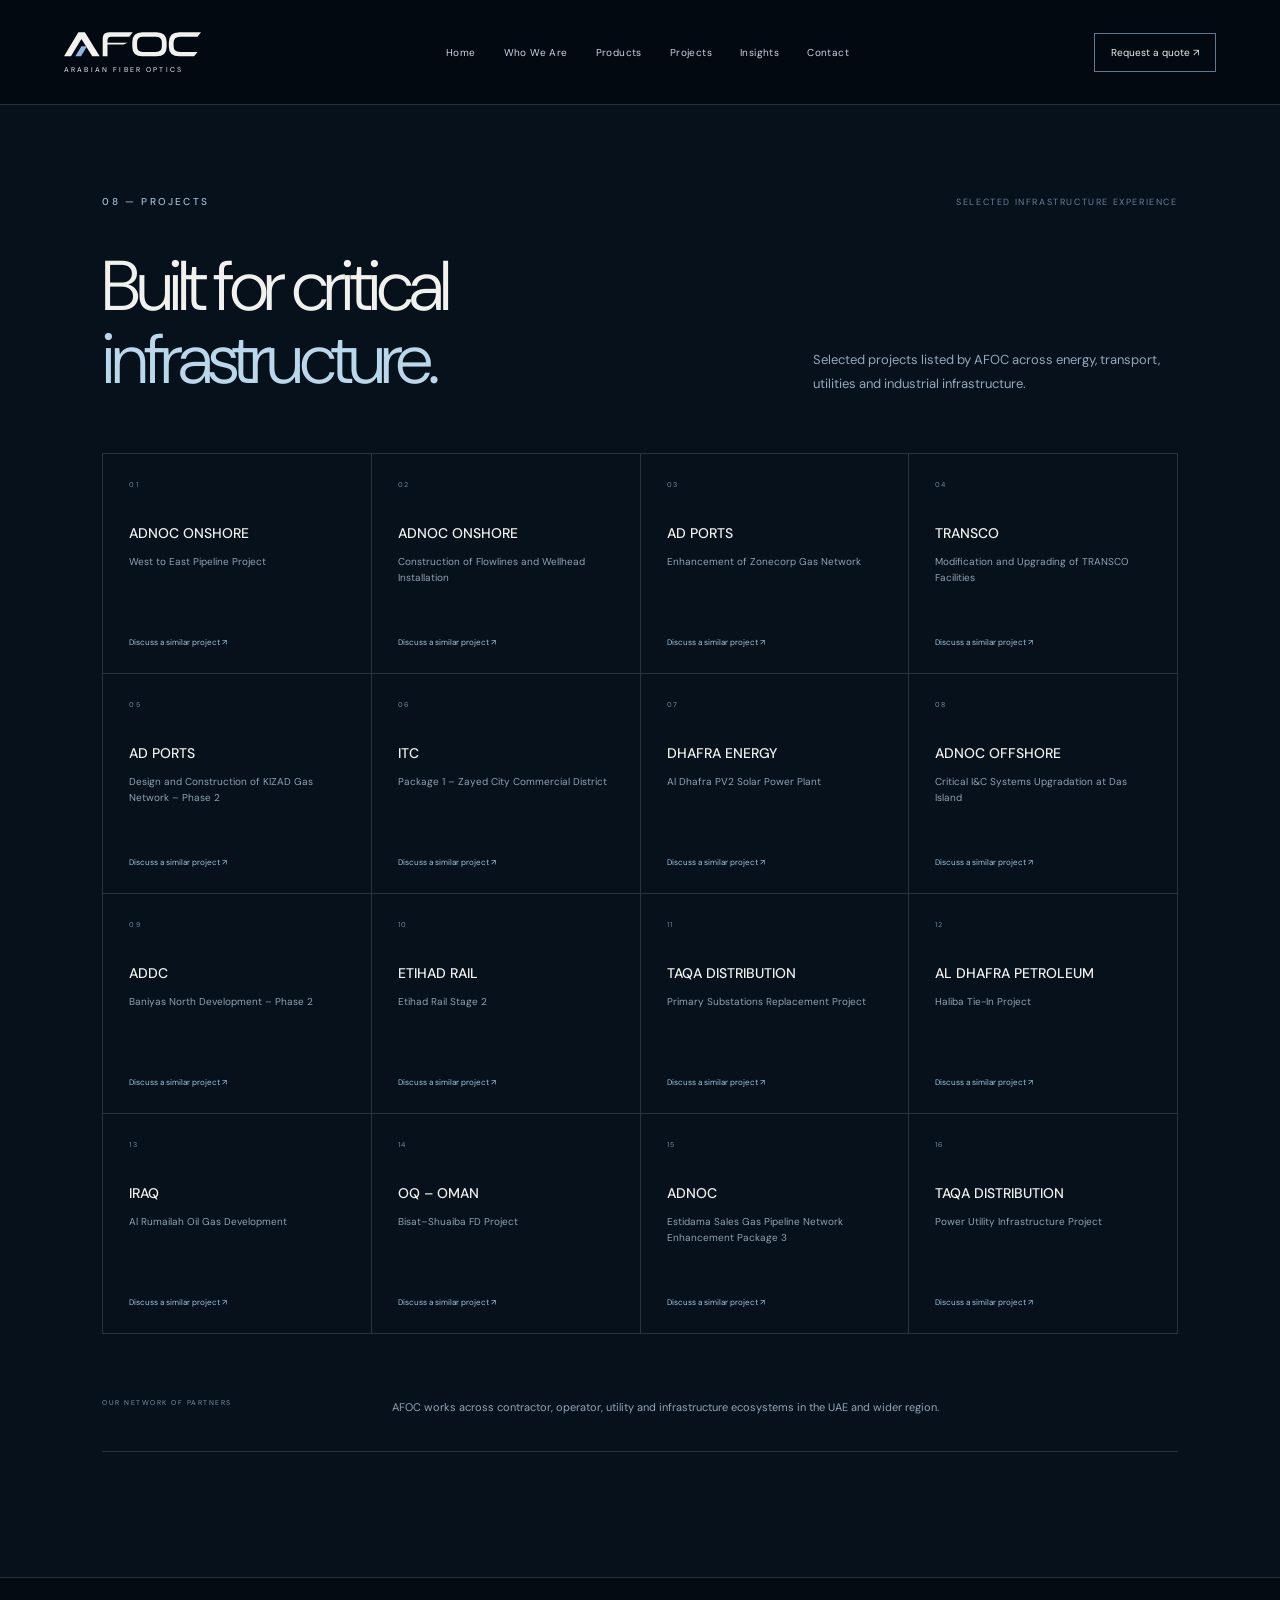
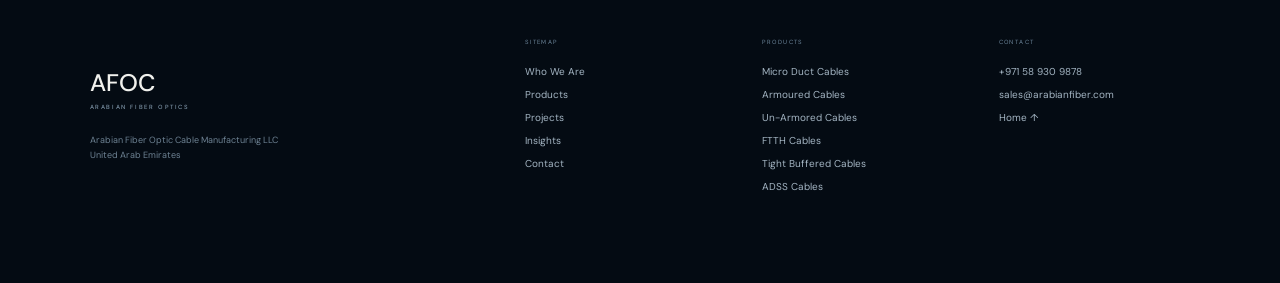
<file: projects.html>
<!doctype html><html lang="en"><head><meta charset="utf-8"><meta name="viewport" content="width=device-width,initial-scale=1"><meta name="theme-color" content="#050b15"><meta name="description" content="Explore selected AFOC projects across energy, utilities, transport and industrial infrastructure."><title>Projects — AFOC</title><link rel="stylesheet" href="style.css?v=9"></head><body class="subpage-body"><header class="subpage-header"><a href="index.html" class="brand" aria-label="AFOC home"><svg viewBox="0 0 315 65" role="img" aria-label="AFOC"><path fill="currentColor" d="M0 55 33 0h15l34 55H65L40 15 16 55Z M89 55V14Q89 0 104 0H158L150 10H108Q100 10 100 19V24H146L137 28H100V55Z M180 0H213Q236 0 236 23V33Q236 55 213 55H180Q157 55 157 33V23Q157 0 180 0M181 10Q168 10 168 23V32Q168 45 181 45H211Q225 45 225 32V23Q225 10 211 10Z M315 0l-8 10h-40q-15 0-15 14v8q0 13 15 13h40l-8 10h-34q-24 0-24-23v-8q0-24 24-24Z" fill-rule="evenodd"/><path fill="#8db8e3" d="m26 55 14-23h13L39 55Z"/></svg><span>ARABIAN FIBER OPTICS</span></a><nav class="sub-nav" aria-label="Main navigation">
<a href="index.html">Home</a>
<a href="who-we-are.html">Who We Are</a>
<a href="products.html">Products</a>
<a href="projects.html">Projects</a>
<a href="insights.html">Insights</a>
<a href="contact.html">Contact</a>
</nav><a class="sub-contact" href="contact.html">Request a quote ↗</a></header><main class="subpage-main"><section class="projects section-pad" id="projects">
  <div class="section-top"><span class="eyebrow">08 — PROJECTS</span><span class="small-muted">SELECTED INFRASTRUCTURE EXPERIENCE</span></div>
  <div class="projects-head"><h2>Built for critical<br><em>infrastructure.</em></h2><p>Selected projects listed by AFOC across energy, transport, utilities and industrial infrastructure.</p></div>
  <div class="project-grid">
    <article tabindex="0"><span>01</span><strong>ADNOC ONSHORE</strong><p>West to East Pipeline Project</p><a class="project-cta" data-mail data-topic="ADNOC ONSHORE — West to East Pipeline Project">Discuss a similar project ↗</a></article><article tabindex="0"><span>02</span><strong>ADNOC ONSHORE</strong><p>Construction of Flowlines and Wellhead Installation</p><a class="project-cta" data-mail data-topic="ADNOC ONSHORE — Construction of Flowlines and Wellhead Installation">Discuss a similar project ↗</a></article><article tabindex="0"><span>03</span><strong>AD PORTS</strong><p>Enhancement of Zonecorp Gas Network</p><a class="project-cta" data-mail data-topic="AD PORTS — Enhancement of Zonecorp Gas Network">Discuss a similar project ↗</a></article><article tabindex="0"><span>04</span><strong>TRANSCO</strong><p>Modification and Upgrading of TRANSCO Facilities</p><a class="project-cta" data-mail data-topic="TRANSCO — Modification and Upgrading of TRANSCO Facilities">Discuss a similar project ↗</a></article><article tabindex="0"><span>05</span><strong>AD PORTS</strong><p>Design and Construction of KIZAD Gas Network – Phase 2</p><a class="project-cta" data-mail data-topic="AD PORTS — Design and Construction of KIZAD Gas Network – Phase 2">Discuss a similar project ↗</a></article><article tabindex="0"><span>06</span><strong>ITC</strong><p>Package 1 – Zayed City Commercial District</p><a class="project-cta" data-mail data-topic="ITC — Package 1 – Zayed City Commercial District">Discuss a similar project ↗</a></article><article tabindex="0"><span>07</span><strong>DHAFRA ENERGY</strong><p>Al Dhafra PV2 Solar Power Plant</p><a class="project-cta" data-mail data-topic="DHAFRA ENERGY — Al Dhafra PV2 Solar Power Plant">Discuss a similar project ↗</a></article><article tabindex="0"><span>08</span><strong>ADNOC OFFSHORE</strong><p>Critical I&C Systems Upgradation at Das Island</p><a class="project-cta" data-mail data-topic="ADNOC OFFSHORE — Critical I&C Systems Upgradation at Das Island">Discuss a similar project ↗</a></article><article tabindex="0"><span>09</span><strong>ADDC</strong><p>Baniyas North Development – Phase 2</p><a class="project-cta" data-mail data-topic="ADDC — Baniyas North Development – Phase 2">Discuss a similar project ↗</a></article><article tabindex="0"><span>10</span><strong>ETIHAD RAIL</strong><p>Etihad Rail Stage 2</p><a class="project-cta" data-mail data-topic="ETIHAD RAIL — Etihad Rail Stage 2">Discuss a similar project ↗</a></article><article tabindex="0"><span>11</span><strong>TAQA DISTRIBUTION</strong><p>Primary Substations Replacement Project</p><a class="project-cta" data-mail data-topic="TAQA DISTRIBUTION — Primary Substations Replacement Project">Discuss a similar project ↗</a></article><article tabindex="0"><span>12</span><strong>AL DHAFRA PETROLEUM</strong><p>Haliba Tie-In Project</p><a class="project-cta" data-mail data-topic="AL DHAFRA PETROLEUM — Haliba Tie-In Project">Discuss a similar project ↗</a></article><article tabindex="0"><span>13</span><strong>IRAQ</strong><p>Al Rumailah Oil Gas Development</p><a class="project-cta" data-mail data-topic="IRAQ — Al Rumailah Oil Gas Development">Discuss a similar project ↗</a></article><article tabindex="0"><span>14</span><strong>OQ – OMAN</strong><p>Bisat–Shuaiba FD Project</p><a class="project-cta" data-mail data-topic="OQ – OMAN — Bisat–Shuaiba FD Project">Discuss a similar project ↗</a></article><article tabindex="0"><span>15</span><strong>ADNOC</strong><p>Estidama Sales Gas Pipeline Network Enhancement Package 3</p><a class="project-cta" data-mail data-topic="ADNOC — Estidama Sales Gas Pipeline Network Enhancement Package 3">Discuss a similar project ↗</a></article><article tabindex="0"><span>16</span><strong>TAQA DISTRIBUTION</strong><p>Power Utility Infrastructure Project</p><a class="project-cta" data-mail data-topic="TAQA DISTRIBUTION — Power Utility Infrastructure Project">Discuss a similar project ↗</a></article>
  </div>
  <div class="partners-strip"><span>OUR NETWORK OF PARTNERS</span><p>AFOC works across contractor, operator, utility and infrastructure ecosystems in the UAE and wider region.</p></div>
</section></main><footer class="site-footer"><div class="footer-brand"><a href="index.html">AFOC <span>ARABIAN FIBER OPTICS</span></a><p>Arabian Fiber Optic Cable Manufacturing LLC<br>United Arab Emirates</p></div><div class="footer-links"><div><span>SITEMAP</span><a href="who-we-are.html">Who We Are</a><a href="products.html">Products</a><a href="projects.html">Projects</a><a href="insights.html">Insights</a><a href="contact.html">Contact</a></div><div><span>PRODUCTS</span><a href="products.html">Micro Duct Cables</a><a href="products.html">Armoured Cables</a><a href="products.html">Un-Armored Cables</a><a href="products.html">FTTH Cables</a><a href="products.html">Tight Buffered Cables</a><a href="products.html">ADSS Cables</a></div><div><span>CONTACT</span><a href="tel:+971589309878">+971 58 930 9878</a><a href="mailto:sales@arabianfiber.com">sales@arabianfiber.com</a><a href="index.html">Home ↑</a></div></div></footer><script src="subpages.js?v=1"></script></body></html>
</file>
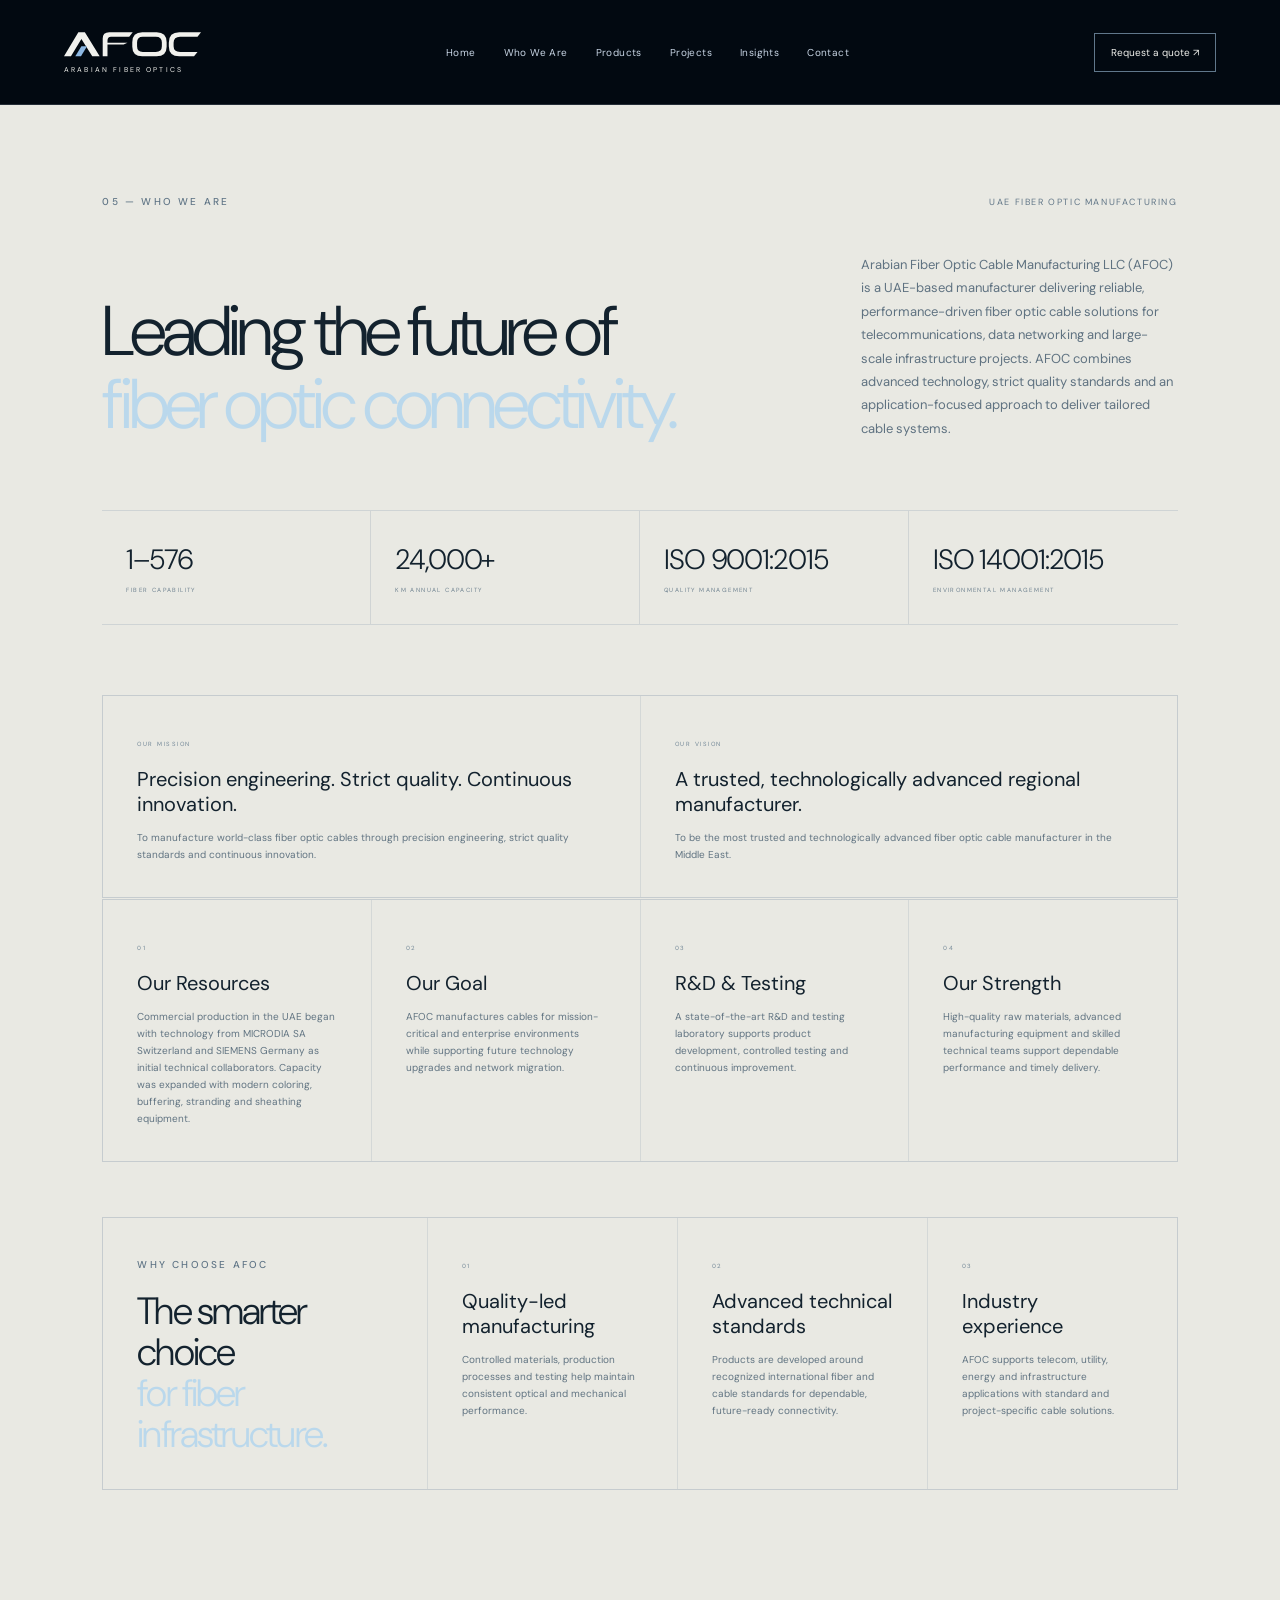
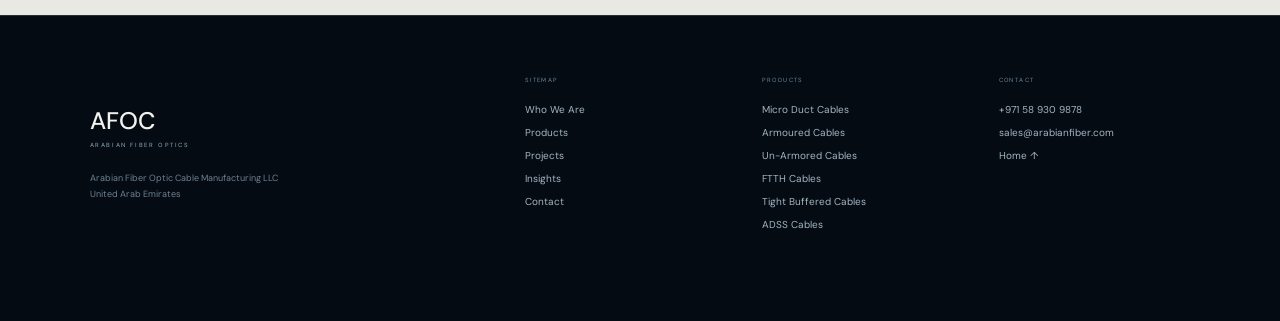
<file: who-we-are.html>
<!doctype html><html lang="en"><head><meta charset="utf-8"><meta name="viewport" content="width=device-width,initial-scale=1"><meta name="theme-color" content="#050b15"><meta name="description" content="Learn about Arabian Fiber Optic Cable Manufacturing LLC, its mission, vision, resources, capabilities and quality systems."><title>Who We Are — AFOC</title><link rel="stylesheet" href="style.css?v=9"></head><body class="subpage-body"><header class="subpage-header"><a href="index.html" class="brand" aria-label="AFOC home"><svg viewBox="0 0 315 65" role="img" aria-label="AFOC"><path fill="currentColor" d="M0 55 33 0h15l34 55H65L40 15 16 55Z M89 55V14Q89 0 104 0H158L150 10H108Q100 10 100 19V24H146L137 28H100V55Z M180 0H213Q236 0 236 23V33Q236 55 213 55H180Q157 55 157 33V23Q157 0 180 0M181 10Q168 10 168 23V32Q168 45 181 45H211Q225 45 225 32V23Q225 10 211 10Z M315 0l-8 10h-40q-15 0-15 14v8q0 13 15 13h40l-8 10h-34q-24 0-24-23v-8q0-24 24-24Z" fill-rule="evenodd"/><path fill="#8db8e3" d="m26 55 14-23h13L39 55Z"/></svg><span>ARABIAN FIBER OPTICS</span></a><nav class="sub-nav" aria-label="Main navigation">
<a href="index.html">Home</a>
<a href="who-we-are.html">Who We Are</a>
<a href="products.html">Products</a>
<a href="projects.html">Projects</a>
<a href="insights.html">Insights</a>
<a href="contact.html">Contact</a>
</nav><a class="sub-contact" href="contact.html">Request a quote ↗</a></header><main class="subpage-main"><section class="about section-pad" id="about">
  <div class="section-top"><span class="eyebrow">05 — WHO WE ARE</span><span class="small-muted">UAE FIBER OPTIC MANUFACTURING</span></div>
  <div class="about-hero"><h2>Leading the future of<br><em>fiber optic connectivity.</em></h2><p>Arabian Fiber Optic Cable Manufacturing LLC (AFOC) is a UAE-based manufacturer delivering reliable, performance-driven fiber optic cable solutions for telecommunications, data networking and large-scale infrastructure projects. AFOC combines advanced technology, strict quality standards and an application-focused approach to deliver tailored cable systems.</p></div>
  <div class="about-stats"><div><strong>1–576</strong><span>FIBER CAPABILITY</span></div><div><strong>24,000+</strong><span>KM ANNUAL CAPACITY</span></div><div><strong>ISO 9001:2015</strong><span>QUALITY MANAGEMENT</span></div><div><strong>ISO 14001:2015</strong><span>ENVIRONMENTAL MANAGEMENT</span></div></div>
  <div class="mission-grid"><article><span>OUR MISSION</span><h3>Precision engineering. Strict quality. Continuous innovation.</h3><p>To manufacture world-class fiber optic cables through precision engineering, strict quality standards and continuous innovation.</p></article><article><span>OUR VISION</span><h3>A trusted, technologically advanced regional manufacturer.</h3><p>To be the most trusted and technologically advanced fiber optic cable manufacturer in the Middle East.</p></article></div>
  <div class="company-pillars">
    <article><span>01</span><h3>Our Resources</h3><p>Commercial production in the UAE began with technology from MICRODIA SA Switzerland and SIEMENS Germany as initial technical collaborators. Capacity was expanded with modern coloring, buffering, stranding and sheathing equipment.</p></article>
    <article><span>02</span><h3>Our Goal</h3><p>AFOC manufactures cables for mission-critical and enterprise environments while supporting future technology upgrades and network migration.</p></article>
    <article><span>03</span><h3>R&amp;D &amp; Testing</h3><p>A state-of-the-art R&amp;D and testing laboratory supports product development, controlled testing and continuous improvement.</p></article>
    <article><span>04</span><h3>Our Strength</h3><p>High-quality raw materials, advanced manufacturing equipment and skilled technical teams support dependable performance and timely delivery.</p></article>
  </div>
  <div class="why-grid"><div class="why-title"><span class="eyebrow">WHY CHOOSE AFOC</span><h2>The smarter choice<br><em>for fiber infrastructure.</em></h2></div><article><span>01</span><h3>Quality-led manufacturing</h3><p>Controlled materials, production processes and testing help maintain consistent optical and mechanical performance.</p></article><article><span>02</span><h3>Advanced technical standards</h3><p>Products are developed around recognized international fiber and cable standards for dependable, future-ready connectivity.</p></article><article><span>03</span><h3>Industry experience</h3><p>AFOC supports telecom, utility, energy and infrastructure applications with standard and project-specific cable solutions.</p></article></div>
</section></main><footer class="site-footer"><div class="footer-brand"><a href="index.html">AFOC <span>ARABIAN FIBER OPTICS</span></a><p>Arabian Fiber Optic Cable Manufacturing LLC<br>United Arab Emirates</p></div><div class="footer-links"><div><span>SITEMAP</span><a href="who-we-are.html">Who We Are</a><a href="products.html">Products</a><a href="projects.html">Projects</a><a href="insights.html">Insights</a><a href="contact.html">Contact</a></div><div><span>PRODUCTS</span><a href="products.html">Micro Duct Cables</a><a href="products.html">Armoured Cables</a><a href="products.html">Un-Armored Cables</a><a href="products.html">FTTH Cables</a><a href="products.html">Tight Buffered Cables</a><a href="products.html">ADSS Cables</a></div><div><span>CONTACT</span><a href="tel:+971589309878">+971 58 930 9878</a><a href="mailto:sales@arabianfiber.com">sales@arabianfiber.com</a><a href="index.html">Home ↑</a></div></div></footer></body></html>
</file>
<file: style.css>
@import url('https://fonts.googleapis.com/css2?family=DM+Sans:wght@300;400;500;600;700&display=swap');
:root{--bg:#050b15;--fg:#edf5ff;--blue:#9bc9f5;--muted:#99a8ba;--line:rgba(174,204,235,.18)}*{box-sizing:border-box}html{scroll-behavior:smooth;scroll-padding-top:95px}body{margin:0;background:var(--bg);color:var(--fg);font-family:'DM Sans',Arial,sans-serif;font-weight:400}button,a,input,textarea,select{-webkit-tap-highlight-color:transparent}a{color:inherit;text-decoration:none}button{font:inherit;color:inherit;cursor:pointer}button:focus-visible,a:focus-visible,summary:focus-visible{outline:2px solid var(--blue);outline-offset:7px}button{border:0}button:disabled{cursor:default}::selection{background:#aacdf0;color:#05101c}#world{position:fixed;inset:0;width:100%;height:100%;pointer-events:none;z-index:-1}.grain{position:fixed;inset:0;pointer-events:none;opacity:.026;z-index:9;background-image:url("data:image/svg+xml,%3Csvg viewBox='0 0 160 160' xmlns='http://www.w3.org/2000/svg'%3E%3Cfilter id='n'%3E%3CfeTurbulence type='fractalNoise' baseFrequency='.9' numOctaves='3' stitchTiles='stitch'/%3E%3C/filter%3E%3Crect width='100%25' height='100%25' opacity='.6' filter='url(%23n)'/%3E%3C/svg%3E")}header{height:110px;padding:30px 5%;position:absolute;inset:0 0 auto;display:flex;align-items:center;justify-content:space-between;z-index:20}.brand{width:152px;display:flex;flex-direction:column;gap:2px}.brand svg{width:100%;height:33px}.brand span{font-size:8px;letter-spacing:2.3px;white-space:nowrap}nav{display:flex;gap:35px;font-size:12px;color:#c8d5e5}nav a{position:relative}nav a:after{content:'';position:absolute;left:0;right:100%;height:1px;background:var(--blue);bottom:-7px;transition:.3s}nav a:hover:after{right:0}.contact-btn{background:transparent;border:1px solid #50617a;border-radius:30px;padding:13px 20px;font-size:12px}.contact-btn span{margin-left:25px}.contact-btn:hover{background:var(--fg);color:var(--bg)}#menu-toggle{display:none}.hero{min-height:820px;height:100svh;position:relative;padding:175px 7% 65px}.hero-eyebrow,.eyebrow{font-size:10px;letter-spacing:2.2px;font-weight:500}.hero-eyebrow{display:flex;align-items:center;gap:10px;color:#c3d8ed}.live-dot{width:5px;height:5px;border-radius:100%;background:#b7dcff;box-shadow:0 0 13px #a5d6ff}h1,h2,h3,p{margin:0}h1{font-size:clamp(78px,8.2vw,138px);line-height:.99;font-weight:400;letter-spacing:-.068em;margin:32px 0 42px;position:relative;z-index:2}em{font-style:normal;color:var(--blue)}.hero-bottom{display:flex;align-items:center;gap:55px}.hero-bottom>p{font-size:14px;line-height:1.7;color:#b6c3d2}.round-link{display:flex;gap:15px;align-items:center;font-size:12px}.circle{width:49px;height:49px;border:1px solid #58708b;border-radius:100%;display:inline-flex;align-items:center;justify-content:center;font-size:20px;transition:.4s}.round-link:hover .circle,.closing-cta:hover .circle{background:var(--blue);color:var(--bg);transform:rotate(-35deg)}.sub-label{display:block;font-size:8px;letter-spacing:1.6px;margin-top:6px;color:#9aaabd}.object-note{position:absolute;right:7%;top:32%;font-size:8px;letter-spacing:1.6px;color:#adbed2;display:flex;flex-direction:column;align-items:flex-start;gap:15px}.object-note .cross{font-size:22px;color:#a4d1ff}.object-note i{width:80px;border-bottom:1px solid var(--line)}.object-note small{font-size:8px;color:#6c8198}.pulse-btn{position:absolute;right:10%;bottom:15%;font-size:10px;padding:12px 0;border-bottom:1px solid #536a85;background:none;letter-spacing:1px}.pulse-btn span{margin-left:40px}.edge-label{position:absolute;bottom:25px;left:7%;font-size:8px;letter-spacing:2px;color:#687d93}.journey{height:260vh;position:relative}.journey-sticky{height:100svh;position:sticky;top:0;overflow:hidden}.chapter-copy{position:absolute;top:29%;left:8%;opacity:0;transition:opacity .18s;max-width:90%}.chapter-copy h2{font-size:clamp(55px,7vw,110px);letter-spacing:-.055em;font-weight:400;line-height:1.05;margin:24px 0}.chapter-copy p{line-height:1.8;color:#aebed0;font-size:15px}.center-copy{left:0;right:0;text-align:center;top:28%;max-width:100%;padding:0 20px}.center-copy h2{font-size:clamp(42px,6vw,92px)}.chapter-indicator{position:absolute;left:8%;bottom:65px;display:flex;align-items:center;gap:18px;font-size:10px;color:#839bb4}.chapter-indicator>div{width:130px;height:1px;background:#27394c}.chapter-indicator i{display:block;background:var(--blue);height:1px;width:0}.journey-caption{position:absolute;bottom:65px;right:8%;font-size:9px;letter-spacing:2px;color:#829bb3}.section-pad{padding:125px 8%;position:relative}.statement{min-height:820px;background:linear-gradient(0deg,#080f1b 0%,rgba(5,11,21,.9) 60%,transparent);padding-top:155px}.statement h2{font-size:clamp(50px,6.2vw,98px);font-weight:400;letter-spacing:-.055em;line-height:1.1;margin-top:45px}.statement h2 span{color:#738ba4}.statement-foot{display:flex;gap:30px;align-items:center;max-width:440px;margin:45px 0 0 auto}.statement-foot p{font-size:14px;color:#a9bbcf;line-height:1.9}.mini-orbit{font-size:70px;color:#769bc2;font-weight:300}.solutions{background:#0a111d;padding-top:90px}.section-top{display:flex;justify-content:space-between;align-items:center;color:#a6bbd0}.small-muted{font-size:9px;letter-spacing:1.6px;color:#6d8198}.section-title{display:flex;align-items:flex-end;justify-content:space-between;margin:45px 0 65px}h2{font-weight:400;letter-spacing:-.05em;font-size:clamp(44px,4.7vw,74px);line-height:1.1}.section-title>p{font-size:13px;line-height:1.8;color:#97a8bb;padding-bottom:6px}.solution{border-top:1px solid var(--line)}.solution:last-child{border-bottom:1px solid var(--line)}.solution summary{list-style:none;display:flex;align-items:center;gap:38px;cursor:pointer;padding:32px 0}.solution summary::-webkit-details-marker{display:none}.solution-num{font-size:11px;color:#6887a6}.solution h3{font-size:clamp(22px,2.7vw,40px);font-weight:400;letter-spacing:-.04em}.solution-tag{font-size:9px;letter-spacing:1.4px;margin-left:auto;color:#7c94ad}.toggle{font-weight:300;font-size:30px;margin-left:25px;color:#b5cde5}.solution[open] .toggle{transform:rotate(45deg)}.solution-body{position:relative;padding:5px 0 35px 52px;min-height:180px}.solution-body>p{max-width:370px;font-size:14px;color:#a1b1c4;line-height:1.8}.text-link{background:none;font-size:12px;padding:20px 0 6px;border-bottom:1px solid #5b7691;display:inline-flex;gap:48px}.text-link:hover{color:var(--blue)}.solution-visual{position:absolute;right:8%;width:30%;height:115px;top:5px;overflow:hidden;display:flex;justify-content:center;gap:10px;perspective:300px}.fibers i{position:absolute;width:100%;height:60px;border:1px solid #8bbff0;border-radius:50%;transform:rotate(-20deg);top:calc(var(--i,0)*5px);box-shadow:0 0 12px #77b7f026}.fibers i:nth-child(2){--i:1}.fibers i:nth-child(3){--i:2}.fibers i:nth-child(4){--i:3}.fibers i:nth-child(5){--i:4}.fibers i:nth-child(6){--i:5}.fibers i:nth-child(7){--i:6}.fibers i:nth-child(8){--i:7}.racks i{width:34px;height:100px;background:repeating-linear-gradient(0deg,transparent 0 9px,#7492b4 10px 11px),linear-gradient(90deg,#355578,#102237);border:1px solid #516e91;transform:rotateY(-30deg)}.nodes i{height:20px;width:20px;border:1px solid #bad9f7;border-radius:50%;margin-top:40px;box-shadow:0 0 30px #649acd55;position:relative}.nodes i:after{content:'';position:absolute;width:13px;top:9px;left:19px;border-top:1px solid #6487ac}.applications{background:#e8edf2;color:#172b40;padding-bottom:90px}.applications .section-top{color:#475e75}.applications h2{margin-top:45px}.applications h2 em{color:#7393b3}.application-stage{display:grid;grid-template-columns:1.6fr 1fr;align-items:center;margin-top:15px;gap:40px}.map-art{margin-left:-10%;position:relative}.map-art svg{width:100%;overflow:visible}.map-art:before{content:'';position:absolute;inset:10% 5%;border-radius:100%;background:#101d2d;filter:blur(60px);opacity:.12;z-index:0}.map-art svg{position:relative}.map-note{display:block;text-align:center;font-size:8px;letter-spacing:2px;color:#62778d}.city-paths{stroke-dasharray:8 6;animation:flow 9s linear infinite;stroke-width:1.5}.marker-halo{animation:halo 3s ease-out infinite;transform-box:fill-box;transform-origin:center}.app-tabs{display:flex;gap:20px;border-bottom:1px solid #acbccc;margin-bottom:38px}.app-tabs button{background:none;font-size:12px;color:#5d738a;padding:15px 0;position:relative}.app-tabs button[aria-selected=true]{color:#0e263d}.app-tabs button[aria-selected=true]:after{content:'';position:absolute;bottom:-1px;left:0;right:0;height:2px;background:#142c43}.app-number{font-size:9px;letter-spacing:2px;color:#71879c}.application-info h3{font-size:40px;font-weight:400;letter-spacing:-.05em;line-height:1.1;margin:20px 0}.application-info p{font-size:13px;line-height:1.9;color:#53687d;max-width:310px}.application-info .text-link{color:#1a334a;margin-top:10px}.closing{background:#060e1a;min-height:630px;overflow:hidden;display:flex;flex-direction:column;align-items:center;justify-content:center;text-align:center}.closing .eyebrow{color:#839bb5}.closing h2{font-size:clamp(65px,9vw,145px);line-height:1;position:relative;z-index:1;margin:34px 0}.closing-cta{background:none;display:flex;align-items:center;gap:25px;font-size:12px;z-index:1}.closing-line{position:absolute;width:120vw;height:250px;bottom:-230px;border-radius:50%;box-shadow:0 -2px 4px #a2d3ff,0 -15px 80px #66aafa55}footer{position:relative;background:#060e1a;padding:32px 5%;border-top:1px solid var(--line);display:flex;align-items:center;justify-content:space-between}footer>a:first-child{font-size:24px;letter-spacing:-1px}footer>a>span{display:block;font-size:6px;letter-spacing:1.7px;margin-top:4px}footer p,footer>a:last-child{font-size:9px;color:#93a6bd}.experience-controls{position:fixed;bottom:20px;right:28px;display:flex;align-items:center;gap:10px;z-index:21;padding:5px 10px 5px 5px;background:#060e1ac9;border:1px solid #33455b;border-radius:25px;backdrop-filter:blur(12px)}.experience-controls button{background:none;width:22px;height:22px;font-size:10px}.experience-controls span{font-size:7px;letter-spacing:1px;color:#a4b8ce}.scroll-track{position:fixed;right:0;top:0;height:100%;width:2px;background:#24354a33;z-index:21}.scroll-track i{height:0;display:block;background:#a6cbed}.skip{position:fixed;left:20px;top:-100px;z-index:100;background:#fff;color:#000;padding:15px}.skip:focus{top:20px}dialog{background:#101c2b;color:var(--fg);border:1px solid #3e5570;border-radius:4px;padding:44px;width:min(540px,92vw);max-height:90svh;overflow:auto}dialog::backdrop{background:#020912c9;backdrop-filter:blur(13px)}dialog h2{font-size:43px;margin:20px 0}.dialog-close{position:absolute;top:14px;right:18px;background:none;font-size:26px;color:#aac1d9}.dialog-intro{font-size:12px;line-height:1.8;color:#abbbce;margin-bottom:25px}form{display:grid;gap:16px}label{font-size:10px;letter-spacing:.5px;display:block;color:#b8cce1}input,textarea,select{display:block;margin-top:7px;background:#0b1523;color:#eef5ff;border:1px solid #354a61;padding:12px;width:100%;font:13px inherit;border-radius:0}input:focus,textarea:focus,select:focus{outline:1px solid var(--blue)}textarea{resize:vertical}.download-brief{padding:15px 17px;background:#b6d6f5;color:#102235;display:flex;justify-content:space-between;font-size:12px}#form-status{font-size:11px;line-height:1.5;color:#a8d3fc}body.modal-open{overflow:hidden}@keyframes flow{to{stroke-dashoffset:-140}}@keyframes halo{0%{transform:scale(.8);opacity:.8}100%{transform:scale(1.7);opacity:0}}.motion-paused *{animation-play-state:paused!important}
@media(min-width:1700px){.hero{padding-top:200px}.hero-bottom{margin-top:70px}}@media(max-width:1050px){nav{gap:20px}.hero{padding-top:170px;min-height:760px}h1{font-size:100px}.object-note{right:5%;top:26%}.hero-bottom{gap:25px}.section-pad{padding-left:6%;padding-right:6%}.application-stage{gap:25px;grid-template-columns:1.3fr 1fr}.application-info h3{font-size:33px}.solution-visual{right:3%}.solution-body p{max-width:320px}}@media(max-width:700px){header{height:90px;padding:22px 6%}.brand{width:115px}.brand svg{height:26px}.brand span{font-size:6px;letter-spacing:1.72px}nav{display:none}.contact-btn{font-size:10px;padding:10px 12px;margin-left:auto;margin-right:20px}.contact-btn span{margin-left:12px}#menu-toggle{display:flex;flex-direction:column;gap:5px;padding:10px 0;background:none}#menu-toggle span{width:22px;height:1px;background:#d0e3f5}#mobile-nav{position:absolute;top:82px;left:0;right:0;padding:25px 6%;background:#0b1728;z-index:30;border-bottom:1px solid #364b65}#mobile-nav a,#mobile-nav button{display:block;padding:15px 0;font-size:20px;background:none}.hero{min-height:760px;height:100svh;padding:130px 7% 50px}.hero-eyebrow{font-size:8px;letter-spacing:1.5px}h1{font-size:clamp(63px,14vw,88px);margin:24px 0;line-height:1.02}.hero-bottom{position:absolute;bottom:83px;left:7%;right:7%;justify-content:space-between;gap:12px}.hero-bottom>p{font-size:11px}.round-link{font-size:10px;gap:10px}.circle{width:38px;height:38px;font-size:17px}.sub-label{font-size:6px;letter-spacing:1px}.object-note{right:7%;top:54%;font-size:6px;letter-spacing:1.1px;gap:8px}.object-note .cross{font-size:16px}.object-note small{font-size:6px}.object-note i{width:40px}.pulse-btn{font-size:8px;right:8%;bottom:190px}.edge-label{font-size:6px;bottom:36px;letter-spacing:1.4px}.journey{height:240vh}.chapter-copy{left:7%;top:19%}.chapter-copy h2{font-size:51px}.chapter-copy p{font-size:12px}.center-copy{left:0;top:32%}.center-copy h2{font-size:42px}.chapter-indicator{left:7%;bottom:50px}.journey-caption{right:7%;bottom:85px;font-size:7px}.section-pad{padding:85px 7%}.statement{min-height:690px}.statement h2{font-size:47px;margin-top:35px}.statement-foot{gap:20px;margin-top:45px}.statement-foot p{font-size:12px}.mini-orbit{font-size:55px}.eyebrow{font-size:8px;letter-spacing:1.7px}.small-muted{display:none}.section-title{display:block;margin:35px 0 45px}.section-title h2{font-size:43px}.section-title>p{font-size:12px;margin-top:25px}.solution summary{gap:18px;padding:25px 0}.solution h3{font-size:24px}.solution-tag{display:none}.toggle{margin-left:auto}.solution-body{padding-left:30px;padding-bottom:28px}.solution-body>p{font-size:12px;max-width:100%}.solution-visual{display:none}.solution-num{font-size:9px}.application-stage{grid-template-columns:1fr;gap:20px;margin-top:35px}.applications h2{font-size:48px}.map-art{margin-left:-5%;margin-right:-5%}.application-info h3{font-size:36px}.app-tabs{margin-bottom:25px;gap:30px}.application-info p{max-width:100%}.closing{min-height:550px}.closing h2{font-size:68px}.closing-cta{font-size:10px;gap:15px}footer{padding:30px 7% 85px;flex-wrap:wrap;gap:25px}footer p{font-size:8px}footer>a:last-child{width:100%}.experience-controls{bottom:13px;right:14px}.experience-controls span{font-size:6px}dialog{padding:32px 24px}dialog h2{font-size:38px}}@media(prefers-reduced-motion:reduce){html{scroll-behavior:auto}*{animation:none!important;transition:none!important}}
/* Second direction: a continuous journey from sculptural glass to living city. */
:root{--bg:#050b12;--blue:#b4d8f3}#world{z-index:0}header,main,footer{position:relative;z-index:2}header{position:absolute}.hero{min-height:790px;padding-top:190px}.hero h1{font-size:clamp(105px,11.8vw,184px);line-height:.94;font-weight:300;letter-spacing:-.065em;margin-top:40px;max-width:55%;text-shadow:0 4px 40px #030b1244}.hero h1 em{background:linear-gradient(105deg,#f0f5f7,#a8cce9 60%,#7b9fb9);background-clip:text;-webkit-background-clip:text;color:transparent}.hero:before{content:'';position:absolute;inset:0;z-index:-1;background:linear-gradient(90deg,#030b12b0 0%,#030b1240 39%,transparent 65%);pointer-events:none}.hero-eyebrow{color:#a3bacd;font-size:9px;letter-spacing:2.8px}.hero-bottom{margin-top:50px}.object-note{top:auto;bottom:31%;right:8%;font-size:7px}.pulse-btn{bottom:19%;right:8%;color:#c1d6e7}.hero-bottom>p{color:#b4c4d1}.journey{height:450vh}.journey-sticky:after{content:'';position:absolute;inset:0;background:linear-gradient(90deg,#030a1277,transparent 45%);z-index:-1;pointer-events:none}.chapter-copy{top:24%;left:7%;max-width:520px;pointer-events:none}.chapter-copy h2{font-size:clamp(45px,5.7vw,85px);line-height:1.04;letter-spacing:-.055em;text-shadow:0 2px 25px #06101d77}.chapter-copy p{font-size:12px;line-height:1.8;color:#9fb5c8}.chapter-copy .eyebrow{font-size:8px;color:#b6cbdc}.city-copy{top:16%;max-width:450px}.city-copy h2{font-size:clamp(48px,5.4vw,82px)}.city-pulse{margin-top:28px;background:#0a172777;border:1px solid #718a9e77;border-radius:30px;padding:13px 18px;font-size:10px;backdrop-filter:blur(10px)}.city-pulse span{margin-left:28px}.city-pulse:hover{background:#b4d8f3;color:#07121c}.travel-readout{position:absolute;right:7%;top:16%;text-align:right;letter-spacing:1.7px;color:#adbecd}.travel-readout>span{font-size:7px}.travel-coordinates{margin-top:12px}.travel-coordinates>span{font-size:29px;font-weight:300}.travel-coordinates small{font-size:6px;color:#6f8da5}.journey-caption{font-size:7px}.statement{background:linear-gradient(0deg,#080f1b,rgba(5,11,21,.92) 50%,rgba(5,11,21,.55));min-height:820px}.no-webgl #world{display:none}.no-webgl .hero,.no-webgl .journey{background:radial-gradient(ellipse at 70% 50%,#163b55,transparent 50%),#050b15}.no-webgl .journey{height:auto}.no-webgl .journey-sticky{height:auto;padding:80px 7%}.no-webgl .chapter-copy{position:relative;top:auto;left:auto;opacity:1!important;margin-bottom:70px}.no-webgl .travel-readout,.no-webgl .chapter-indicator,.no-webgl .journey-caption{display:none}@media(max-width:1050px){.hero h1{font-size:115px}.hero{padding-top:190px}}@media(max-width:700px){.hero{min-height:780px;padding-top:155px}.hero h1{font-size:clamp(83px,19vw,118px);max-width:100%;margin-top:30px;line-height:.95}.hero-eyebrow{font-size:6px;letter-spacing:1.5px}.hero:before{background:linear-gradient(180deg,#030b1255,transparent 60%)}.hero-bottom{margin:0}.object-note{bottom:33%;top:auto;font-size:6px}.pulse-btn{bottom:23%;font-size:8px}.journey{height:410vh}.chapter-copy{top:13%;left:7%;right:7%}.chapter-copy h2{font-size:47px}.chapter-copy p{font-size:11px}.city-copy{top:12%;max-width:340px}.city-copy h2{font-size:46px}.city-pulse{font-size:9px;margin-top:18px;padding:11px 15px}.travel-readout{top:auto;bottom:110px;right:7%}.travel-coordinates>span{font-size:23px}.travel-readout>span{font-size:6px}.chapter-indicator{bottom:66px}.journey-caption{bottom:40px;font-size:5px;letter-spacing:1px}.statement{min-height:710px}}
/* Formation / Dubai / orbital ascent. */
.journey{height:650vh}.chapter-copy{max-width:480px}.chapter-copy h2{font-size:clamp(45px,5.6vw,83px)}.globe-copy{top:28%;left:7%;max-width:460px}.globe-copy h2{font-size:clamp(48px,5.7vw,88px)}.concept-label{display:block;margin-top:30px;font-size:6px;letter-spacing:1.3px;color:#748da3}.travel-readout{top:13%}.journey-sticky:after{background:linear-gradient(90deg,#030a1270,transparent 48%)}.hero .object-note{bottom:29%}.city-copy{top:20%}@media(max-width:700px){.journey{height:610vh}.chapter-copy{top:11%}.chapter-copy h2,.globe-copy h2{font-size:44px}.globe-copy{top:12%;max-width:88%}.concept-label{font-size:5px;margin-top:18px}.travel-readout{top:auto;bottom:110px}.hero .object-note{bottom:31%}}
/* Cinematic edition — quiet editorial composition, full-frame physical imagery. */
:root{--bg:#030a12;--fg:#f1f1ed;--blue:#bad8ec;--line:rgba(191,209,225,.18)}body{background:#030a12}header{padding:30px 5%;height:105px}.brand{width:137px}.brand span{font-size:7px;letter-spacing:2.15px}.contact-btn{border-color:#bdcbd955;background:#08121b44;border-radius:0;padding:13px 18px}nav{font-size:10px;letter-spacing:.4px;gap:38px}.hero{height:100svh;min-height:820px;padding:165px 7% 70px}.hero h1{font-size:clamp(85px,9.2vw,150px);font-weight:300;line-height:.96;letter-spacing:-.065em;max-width:48%;margin:31px 0 36px}.hero h1 em{background:none;-webkit-text-fill-color:initial;color:#c5d8e8}.hero-eyebrow{font-size:7px;letter-spacing:2px;color:#bccbd6}.hero-bottom{margin-top:30px;display:block}.hero-bottom>p{font-size:12px;line-height:1.7;color:#a9b8c4}.round-link{margin-top:29px;gap:17px;font-size:11px}.circle{border-radius:0;border-color:#b7cadd5e;width:45px;height:45px;font-size:19px}.hero:before{background:linear-gradient(90deg,#02081033,transparent 46%)}.object-note{right:6%;bottom:15%!important;top:auto;text-align:right;align-items:flex-end;color:#bbcddd;gap:9px}.object-note .cross,.object-note i{display:none}.object-note small{color:#869daf;font-size:7px}.pulse-btn{bottom:6%;right:6%;font-size:8px;letter-spacing:1px;color:#a3bbc9}.edge-label{left:7%;bottom:25px;font-size:6px;letter-spacing:2px}.journey{height:550vh}.chapter-copy h2,.city-copy h2,.globe-copy h2{font-size:clamp(47px,5.5vw,83px);font-weight:300;line-height:1.04;letter-spacing:-.06em}.chapter-copy{max-width:570px;top:24%;left:7%}.chapter-copy .eyebrow{font-size:7px;letter-spacing:2px;color:#c1d1dc}.chapter-copy p{font-size:12px;line-height:1.8;max-width:340px;color:#c3d0dc;text-shadow:0 1px 10px #000}.journey-sticky:after{background:linear-gradient(90deg,#010610aa,transparent 66%)}.globe-copy{top:27%}.city-pulse{display:none}.chapter-indicator{bottom:60px;left:7%}.travel-readout{top:auto;bottom:94px;right:7%}.travel-coordinates>span{font-size:21px}.travel-readout>span{font-size:6px}.journey-caption{bottom:61px;font-size:6px;letter-spacing:1.5px}.section-pad{padding:125px 8%}.statement{background:#e9e9e3;color:#13222e;min-height:790px}.statement .eyebrow{font-size:8px;color:#566b7c}.statement h2{font-size:clamp(46px,5.8vw,91px);line-height:1.08;margin-top:55px;font-weight:400}.statement h2 span{color:#738899}.statement-number{position:absolute;right:8%;top:110px;font-size:34px;font-weight:300;letter-spacing:-3px;color:#94a4ae}.statement-foot p{color:#566978;font-size:13px}.mini-orbit{color:#7893a7}.solutions{background:#0a141f;padding-top:100px}.section-title{margin-bottom:65px}.section-title h2{font-size:clamp(42px,4.9vw,73px);font-weight:300}.solution summary{padding:30px 0}.solution h3{font-weight:300;font-size:31px}.solution-num,.solution-tag{color:#7290a7}.solution-visual{width:32%;height:155px;top:-5px;right:0;opacity:.82;background-size:cover;background-position:70% center}.solution-visual i{display:none}.solution-visual.fibers{background-image:url('assets/cinematic-hero.webp')}.solution-visual.racks{background-image:url('assets/cinematic-dubai.webp')}.solution-visual.nodes{background-image:url('assets/cinematic-earth.webp')}.solution-body{min-height:185px}.solution-body>p{max-width:370px;font-size:12px}.applications{background:#e9e9e3;padding-top:95px}.application-stage{grid-template-columns:1.6fr 1fr;gap:70px;margin-top:60px}.map-art{margin:0}.application-photo{width:100%;height:390px;object-fit:cover;object-position:70% center;display:block}.map-note{text-align:left;margin-top:15px;font-size:6px;letter-spacing:1.6px}.legacy-map-targets{display:none}.map-art:before{display:none}.applications h2{font-size:clamp(50px,5.3vw,80px);font-weight:300}.applications h2 em{color:#7692a7}.application-info h3{font-size:35px;font-weight:300}.app-tabs{gap:30px}.app-tabs button{font-size:10px}.app-number{font-size:7px}.closing{min-height:750px;align-items:flex-start;text-align:left;background:linear-gradient(90deg,#020813ed 0%,#02081377 50%,#02081300 100%),url('assets/cinematic-earth.webp') 70% center/cover}.closing h2{font-size:clamp(65px,7.5vw,119px);font-weight:300}.closing .eyebrow{font-size:7px;color:#b4c5d3}.closing-line{display:none}.closing-cta{font-size:11px}.closing-cta .circle{border-radius:0}.experience-controls{border-radius:0;border-color:#607d9460;background:#030a12a0}.experience-controls span{font-size:6px;letter-spacing:1.5px}.grain{opacity:.017}footer{background:#040b13}dialog{border-radius:0;background:#0a1622;border-color:#48617488}.download-brief{background:#d5e1e9}.no-webgl .journey{height:550vh}.no-webgl #world{display:block}
@media(max-width:1050px){.hero{padding-top:155px}.hero h1{font-size:105px}.application-stage{gap:35px}.application-photo{height:330px}}
@media(max-width:700px){header{padding:22px 6%;height:90px}.brand{width:111px}.brand span{font-size:5.7px;letter-spacing:1.75px}.contact-btn{font-size:9px;padding:10px 11px}.hero{min-height:800px;padding:135px 7% 65px}.hero h1{font-size:clamp(70px,17vw,97px);max-width:100%;line-height:.98;margin:30px 0 28px}.hero-eyebrow{font-size:5px;letter-spacing:1.3px;max-width:80%}.hero-bottom{display:block;position:absolute;bottom:110px;left:7%}.hero-bottom>p{font-size:10px}.round-link{margin-top:21px;font-size:10px}.circle{width:34px;height:34px}.hero:before{background:linear-gradient(90deg,#02081199,#02081133 65%,transparent)}.object-note{display:none}.pulse-btn{bottom:7%;font-size:7px}.edge-label{bottom:24px;font-size:5px;max-width:55%;line-height:1.6}.journey{height:540vh}.chapter-copy,.globe-copy,.city-copy{top:16%;left:7%;max-width:88%}.chapter-copy h2,.city-copy h2,.globe-copy h2{font-size:43px}.chapter-copy p{font-size:10px;max-width:250px}.chapter-copy .eyebrow{font-size:6px}.travel-readout{bottom:105px}.journey-caption{bottom:45px;font-size:5px;max-width:160px;text-align:right;line-height:1.7}.section-pad{padding:82px 7%}.statement{min-height:710px}.statement h2{font-size:43px;margin-top:48px}.statement-number{font-size:22px;top:73px;right:7%}.statement-foot{margin-top:38px}.statement-foot p{font-size:11px}.section-title h2{font-size:41px}.solution h3{font-size:25px}.solution-body{min-height:0}.solution-visual{display:none}.application-stage{grid-template-columns:1fr;gap:30px;margin-top:35px}.application-photo{height:250px}.applications h2{font-size:49px}.closing{min-height:640px;background-position:62% center}.closing h2{font-size:68px}.closing:before{content:'';position:absolute;inset:0;background:#02081344;pointer-events:none}.closing>*{position:relative}.closing-cta{font-size:10px}.closing .eyebrow{font-size:6px}.map-note{font-size:5px}.experience-controls{bottom:12px}.section-top .eyebrow{font-size:7px}}

/* Direct video compositing: no full-viewport canvas copies or resize reallocations. */
#world{z-index:0;overflow:hidden;contain:strict;transform:translateZ(0)}
#world img,#world video{position:absolute;inset:0;width:100%;height:100%;object-fit:cover;object-position:50% 50%}
#cinema-film{opacity:0}#world.film-ready #cinema-film{opacity:1}#world.film-ready #cinema-poster{visibility:hidden}
.grain{display:none}.experience-controls{backdrop-filter:none}
@media(max-width:700px){#world img,#world video{object-position:72% 50%}}
/* Keep story distances stable while mobile browser chrome expands/collapses. */
@supports(height:100svh){.journey{height:550svh}@media(max-width:700px){.journey{height:540svh}}}

/* Cable families — extends the cinematic editorial system without changing the core journey. */
.products{background:#06101a;padding-top:100px;border-top:1px solid rgba(191,209,225,.09)}
.products-intro{display:grid;grid-template-columns:minmax(0,1.6fr) minmax(260px,.7fr);gap:8vw;align-items:end;margin:44px 0 70px}
.products-intro h2{font-size:clamp(44px,5.4vw,82px);line-height:1.02;letter-spacing:-.055em;font-weight:300}
.products-intro h2 em{color:#9fc4df}
.products-intro p{font-size:13px;line-height:1.8;color:#9eb0c0;max-width:420px;padding-bottom:7px}
.product-explorer{display:grid;grid-template-columns:minmax(280px,.72fr) minmax(0,1.8fr);gap:5.5vw;border-top:1px solid var(--line);padding-top:18px}
.product-tabs{display:flex;flex-direction:column}
.product-tab{width:100%;display:grid;grid-template-columns:34px minmax(0,1fr);grid-template-rows:auto auto;text-align:left;background:transparent;padding:21px 3px;border-bottom:1px solid var(--line);transition:.25s;color:#72879a}
.product-tab span{grid-row:1/3;font-size:8px;letter-spacing:1.2px;padding-top:7px;color:#60778b}
.product-tab strong{font-size:21px;line-height:1.15;font-weight:300;color:#9bacba;transition:.25s}
.product-tab small{font-size:6px;letter-spacing:1.6px;margin-top:8px;color:#587086}
.product-tab:hover,.product-tab.is-active{padding-left:10px;color:#dbe9f3}
.product-tab.is-active strong{color:#f0f3f1}
.product-tab.is-active small,.product-tab.is-active span{color:#a8cce7}
.product-panel{min-height:650px;display:grid;grid-template-columns:minmax(250px,.85fr) minmax(0,1.15fr);gap:4.5vw;padding:24px 0 55px}
.product-art{position:relative;min-height:560px;background:radial-gradient(circle at 47% 45%,rgba(111,167,205,.18),transparent 28%),linear-gradient(160deg,#0e2130,#07111c 72%);overflow:hidden;border:1px solid rgba(168,202,226,.11)}
.product-art:before,.product-art:after{content:'';position:absolute;inset:9%;border:1px solid rgba(147,192,225,.1);border-radius:50%;transform:rotate(-14deg)}
.product-art:after{inset:21%;transform:rotate(21deg)}
.cable-orbit{position:absolute;left:50%;top:49%;width:min(74%,330px);aspect-ratio:1;border:20px solid #152b3b;border-radius:50%;transform:translate(-50%,-50%);box-shadow:0 0 0 2px #7eb1d122,0 40px 70px #0008,inset 0 0 35px #0008}
.cable-orbit:before{content:'';position:absolute;inset:12%;border-radius:50%;background:radial-gradient(circle at 34% 32%,#a6d8f7 0 4%,#436f8d 5% 13%,#132b3c 14% 100%);box-shadow:inset 0 0 20px #0008}
.cable-orbit i{position:absolute;z-index:2;width:18%;aspect-ratio:1;border-radius:50%;background:radial-gradient(circle at 35% 30%,#d8edf9,#8dbbd7 45%,#27485d 46%);box-shadow:0 0 16px #9dcde833}
.cable-orbit i:nth-child(1){left:41%;top:13%}.cable-orbit i:nth-child(2){right:16%;top:35%}.cable-orbit i:nth-child(3){right:24%;bottom:18%}.cable-orbit i:nth-child(4){left:20%;bottom:22%}.cable-orbit b{position:absolute;z-index:3;left:43%;top:43%;width:14%;aspect-ratio:1;border-radius:50%;background:#d6e6ef;box-shadow:0 0 25px #a9d8f3}
.product-art-label{position:absolute;left:25px;bottom:23px;font-size:6px;letter-spacing:1.7px;color:#91abc0}
.product-content{padding:12px 0 0;display:flex;flex-direction:column}
.product-kicker{display:flex;justify-content:space-between;font-size:7px;letter-spacing:1.6px;color:#7893a8;padding-bottom:19px;border-bottom:1px solid var(--line)}
.product-content h3{font-size:clamp(40px,4.7vw,72px);line-height:1.02;letter-spacing:-.05em;font-weight:300;margin:32px 0 19px}
.product-lead{font-size:15px;line-height:1.75;color:#b8c7d2;max-width:650px}
.product-meta{display:grid;grid-template-columns:1fr 1fr;gap:30px;margin-top:38px;padding-top:28px;border-top:1px solid var(--line)}
.product-meta span,.product-specs small{display:block;font-size:6px;letter-spacing:1.7px;color:#6f8ba1;margin-bottom:9px}
.product-meta p{font-size:11px;line-height:1.7;color:#94a7b7}
.product-specs{display:grid;grid-template-columns:auto 1fr auto 1fr auto 1fr;align-items:baseline;gap:9px 13px;margin:33px 0 31px;padding:22px 0;border-top:1px solid var(--line);border-bottom:1px solid var(--line)}
.product-specs span{font-size:15px;font-weight:300;color:#dce8ef;white-space:nowrap}
.product-specs small{margin:0;line-height:1.5}
#product-features{display:grid;grid-template-columns:1fr 1fr;gap:8px 26px;margin:0;padding:0;list-style:none;color:#9bacba;font-size:10px;line-height:1.55}
#product-features li{position:relative;padding-left:14px}
#product-features li:before{content:'+';position:absolute;left:0;color:#8fbedf}
.product-actions{margin-top:auto;padding-top:38px;display:flex;align-items:end;justify-content:space-between;gap:30px}
.product-actions .text-link{white-space:nowrap}
.standards{font-size:6px;line-height:1.8;letter-spacing:1px;color:#60798d;max-width:250px;text-align:right}
.capability-band{display:grid;grid-template-columns:repeat(4,1fr);border-top:1px solid var(--line);border-bottom:1px solid var(--line);margin-top:22px}
.capability-band>div{padding:32px 26px;border-right:1px solid var(--line)}
.capability-band>div:last-child{border-right:0}
.capability-band strong{display:block;font-size:31px;font-weight:300;letter-spacing:-.04em;margin-bottom:9px}
.capability-band span{display:block;font-size:6px;line-height:1.55;letter-spacing:1.5px;color:#6d879c}
@media(max-width:1050px){.product-explorer{grid-template-columns:240px minmax(0,1fr);gap:35px}.product-panel{grid-template-columns:1fr}.product-art{min-height:300px}.cable-orbit{width:240px}.product-specs{grid-template-columns:auto 1fr auto 1fr}.product-specs span:nth-of-type(3){margin-top:8px}.products-intro{gap:4vw}}
@media(max-width:700px){nav{gap:22px}.products{padding-top:82px}.products-intro{grid-template-columns:1fr;gap:22px;margin:36px 0 42px}.products-intro h2{font-size:42px}.products-intro p{font-size:11px;max-width:100%}.product-explorer{grid-template-columns:1fr;gap:22px}.product-tabs{display:grid;grid-template-columns:1fr 1fr;border-top:1px solid var(--line)}.product-tab{padding:16px 6px;min-height:86px}.product-tab strong{font-size:16px}.product-tab:hover,.product-tab.is-active{padding-left:6px;background:#0b1a27}.product-panel{min-height:0;grid-template-columns:1fr;padding-bottom:38px}.product-art{min-height:290px}.cable-orbit{width:220px;border-width:15px}.product-content h3{font-size:43px;margin-top:26px}.product-lead{font-size:12px}.product-meta{grid-template-columns:1fr;gap:21px;margin-top:29px}.product-meta p{font-size:10px}.product-specs{grid-template-columns:1fr 1fr;gap:6px 16px}.product-specs span{font-size:13px}.product-specs small{font-size:5px;margin-bottom:10px}#product-features{grid-template-columns:1fr;font-size:9px}.product-actions{align-items:flex-start;flex-direction:column}.standards{text-align:left;max-width:100%}.capability-band{grid-template-columns:1fr 1fr;margin-top:4px}.capability-band>div{padding:24px 15px}.capability-band>div:nth-child(2){border-right:0}.capability-band>div:nth-child(-n+2){border-bottom:1px solid var(--line)}.capability-band strong{font-size:25px}.capability-band span{font-size:5px}}


/* AFOC sitemap expansion — official content sections */
.about,.projects,.process,.insights,.contact{position:relative;z-index:2}
.about{background:#e9e9e3;color:#13222e}
.about .eyebrow,.about .small-muted{color:#617687}
.about-hero{display:grid;grid-template-columns:minmax(0,1.35fr) minmax(280px,.65fr);gap:8vw;align-items:end;margin:45px 0 70px}
.about-hero h2,.projects-head h2,.process>h2,.insights-head h2,.contact-head h2{font-size:clamp(44px,5.5vw,84px);line-height:1.03;letter-spacing:-.055em;font-weight:300}
.about-hero p,.projects-head p,.insights-head p,.contact-head p{font-size:13px;line-height:1.8;color:#5f7281;max-width:520px}
.about-stats{display:grid;grid-template-columns:repeat(4,1fr);border-top:1px solid #a9b5bd66;border-bottom:1px solid #a9b5bd66;margin:20px 0 70px}
.about-stats>div{padding:30px 24px;border-right:1px solid #a9b5bd66}
.about-stats>div:last-child{border-right:0}.about-stats strong{display:block;font-size:28px;font-weight:300;letter-spacing:-.04em}.about-stats span{display:block;margin-top:8px;font-size:6px;letter-spacing:1.4px;color:#6f8290}
.mission-grid,.company-pillars,.why-grid{display:grid;gap:1px;background:#a9b5bd55;border:1px solid #a9b5bd55}
.mission-grid{grid-template-columns:1fr 1fr;margin-bottom:1px}.company-pillars{grid-template-columns:repeat(4,1fr)}.why-grid{grid-template-columns:1.3fr repeat(3,1fr);margin-top:55px}
.mission-grid article,.company-pillars article,.why-grid article,.why-title{background:#e9e9e3;padding:34px}
.mission-grid span,.company-pillars span,.why-grid article>span{font-size:6px;letter-spacing:1.5px;color:#718696}.mission-grid h3,.company-pillars h3,.why-grid h3{font-weight:400;font-size:20px;line-height:1.25;margin:16px 0 12px}.mission-grid p,.company-pillars p,.why-grid p{font-size:10px;line-height:1.7;color:#617482}.why-title h2{font-size:38px;line-height:1.08;font-weight:300;margin-top:18px}
.projects{background:#07111b}.projects-head{display:grid;grid-template-columns:1.25fr .75fr;gap:8vw;align-items:end;margin:42px 0 58px}.projects-head p{color:#94a8b8}
.project-grid{display:grid;grid-template-columns:repeat(4,1fr);border-top:1px solid var(--line);border-left:1px solid var(--line)}
.project-grid article{min-height:220px;padding:26px;display:flex;flex-direction:column;border-right:1px solid var(--line);border-bottom:1px solid var(--line);transition:.25s}
.project-grid article:hover{background:#0b1c2a}.project-grid article>span{font-size:7px;letter-spacing:1.3px;color:#6f8da3}.project-grid strong{margin:35px 0 12px;font-size:14px;font-weight:500}.project-grid p{font-size:10px;line-height:1.6;color:#8fa2b2}.project-cta{margin-top:auto;padding:18px 0 0;background:none;text-align:left;font-size:8px;color:#9fc7e2}
.partners-strip{display:grid;grid-template-columns:240px 1fr;gap:50px;padding:34px 0;border-bottom:1px solid var(--line);margin-top:30px}.partners-strip span{font-size:7px;letter-spacing:1.5px;color:#7894a9}.partners-strip p{font-size:11px;line-height:1.7;color:#91a5b5}
.process{background:#e9e9e3;color:#13222e}.process .eyebrow,.process .small-muted{color:#617687}.process>h2{margin:45px 0 55px}.process-grid{display:grid;grid-template-columns:repeat(4,1fr);gap:1px;background:#a9b5bd55}.process-grid article{background:#e9e9e3;padding:34px}.process-grid span{font-size:7px;color:#708493}.process-grid h3{font-size:20px;font-weight:400;margin:40px 0 12px}.process-grid p{font-size:10px;line-height:1.7;color:#617482}
.insights{background:#091521}.insights-head{display:grid;grid-template-columns:1.25fr .75fr;gap:8vw;align-items:end;margin:42px 0 58px}.insights-head p{color:#93a8b8}
.insight-grid{display:grid;grid-template-columns:repeat(4,1fr);border-top:1px solid var(--line);border-left:1px solid var(--line)}
.insight-grid>*{min-height:280px;padding:28px;border-right:1px solid var(--line);border-bottom:1px solid var(--line);display:flex;flex-direction:column;background:#091521;transition:.25s}.insight-grid>a:hover{background:#0e2030}
.insight-grid span{font-size:7px;color:#718ea4}.insight-grid h3{font-size:22px;font-weight:300;line-height:1.2;margin:45px 0 16px}.insight-grid p{font-size:10px;line-height:1.7;color:#91a5b5}.insight-grid b{margin-top:auto;font-size:8px;font-weight:400;color:#a7cde8}
.contact{background:#e9e9e3;color:#13222e}.contact .eyebrow,.contact .small-muted{color:#617687}.contact-head{display:grid;grid-template-columns:1.25fr .75fr;gap:8vw;align-items:end;margin:42px 0 58px}
.contact-grid{display:grid;grid-template-columns:repeat(3,1fr);gap:1px;background:#a9b5bd55}.contact-grid article{background:#e9e9e3;padding:32px;min-height:170px}.contact-grid span{font-size:6px;letter-spacing:1.4px;color:#728694}.contact-grid p,.contact-grid a{display:block;margin-top:22px;font-size:12px;line-height:1.7;color:#3f5667}.contact-grid a:hover{text-decoration:underline}.contact-action .text-link{margin-top:24px;color:#13222e}
.site-footer{display:grid;grid-template-columns:1fr 2fr;gap:8vw;padding:60px 7% 90px;background:#040b13;border-top:1px solid var(--line)}
.footer-brand>a{font-size:24px;font-weight:500}.footer-brand>a span{display:block;font-size:6px;letter-spacing:1.6px;color:#8097aa;margin-top:5px}.footer-brand p{font-size:9px;line-height:1.7;color:#6e8293;margin-top:22px}
.footer-links{display:grid;grid-template-columns:repeat(3,1fr);gap:45px}.footer-links>div{display:flex;flex-direction:column;gap:10px}.footer-links span{font-size:6px;letter-spacing:1.4px;color:#6e879c;margin-bottom:9px}.footer-links a{font-size:10px;color:#a4b5c3}.footer-links a:hover{color:#fff}
@media(max-width:1050px){.company-pillars,.project-grid,.insight-grid{grid-template-columns:repeat(2,1fr)}.why-grid{grid-template-columns:1fr 1fr}.contact-grid{grid-template-columns:1fr 1fr}}
@media(max-width:700px){.about-hero,.projects-head,.insights-head,.contact-head{grid-template-columns:1fr;gap:24px}.about-stats{grid-template-columns:1fr 1fr}.about-stats>div:nth-child(2){border-right:0}.about-stats>div:nth-child(-n+2){border-bottom:1px solid #a9b5bd66}.mission-grid,.company-pillars,.why-grid,.project-grid,.process-grid,.insight-grid,.contact-grid,.site-footer,.footer-links{grid-template-columns:1fr}.about-stats strong{font-size:22px}.project-grid article{min-height:180px}.partners-strip{grid-template-columns:1fr;gap:14px}.site-footer{gap:40px}.footer-links{gap:28px}}

/* Standalone sitemap pages */
.subpage-body{background:#050b15;color:var(--fg);min-height:100vh}
.subpage-main{padding-top:105px}
.subpage-header{position:fixed;top:0;left:0;right:0;background:rgba(3,10,18,.92);backdrop-filter:blur(16px);border-bottom:1px solid var(--line);z-index:50}
.subpage-header .sub-nav{display:flex;gap:28px;align-items:center}
.subpage-header .sub-nav a{font-size:10px;color:#c8d5e5}
.subpage-header .sub-nav a:hover{color:#fff}
.sub-contact{font-size:10px;border:1px solid #60778b;padding:12px 16px}
.subpage-main>.section-pad{padding-top:90px}
.subpage-body .about,.subpage-body .products,.subpage-body .projects,.subpage-body .insights,.subpage-body .contact{min-height:calc(100vh - 105px)}
@media(max-width:900px){.subpage-header .sub-nav{gap:16px}.subpage-header .sub-nav a{font-size:9px}.sub-contact{display:none}}
@media(max-width:700px){.subpage-header{height:auto;min-height:90px;align-items:flex-start;padding-bottom:18px}.subpage-header .sub-nav{position:absolute;left:6%;right:6%;top:63px;overflow-x:auto;white-space:nowrap;padding-bottom:4px}.subpage-header .brand{margin-bottom:24px}.subpage-main{padding-top:118px}}
</file>
